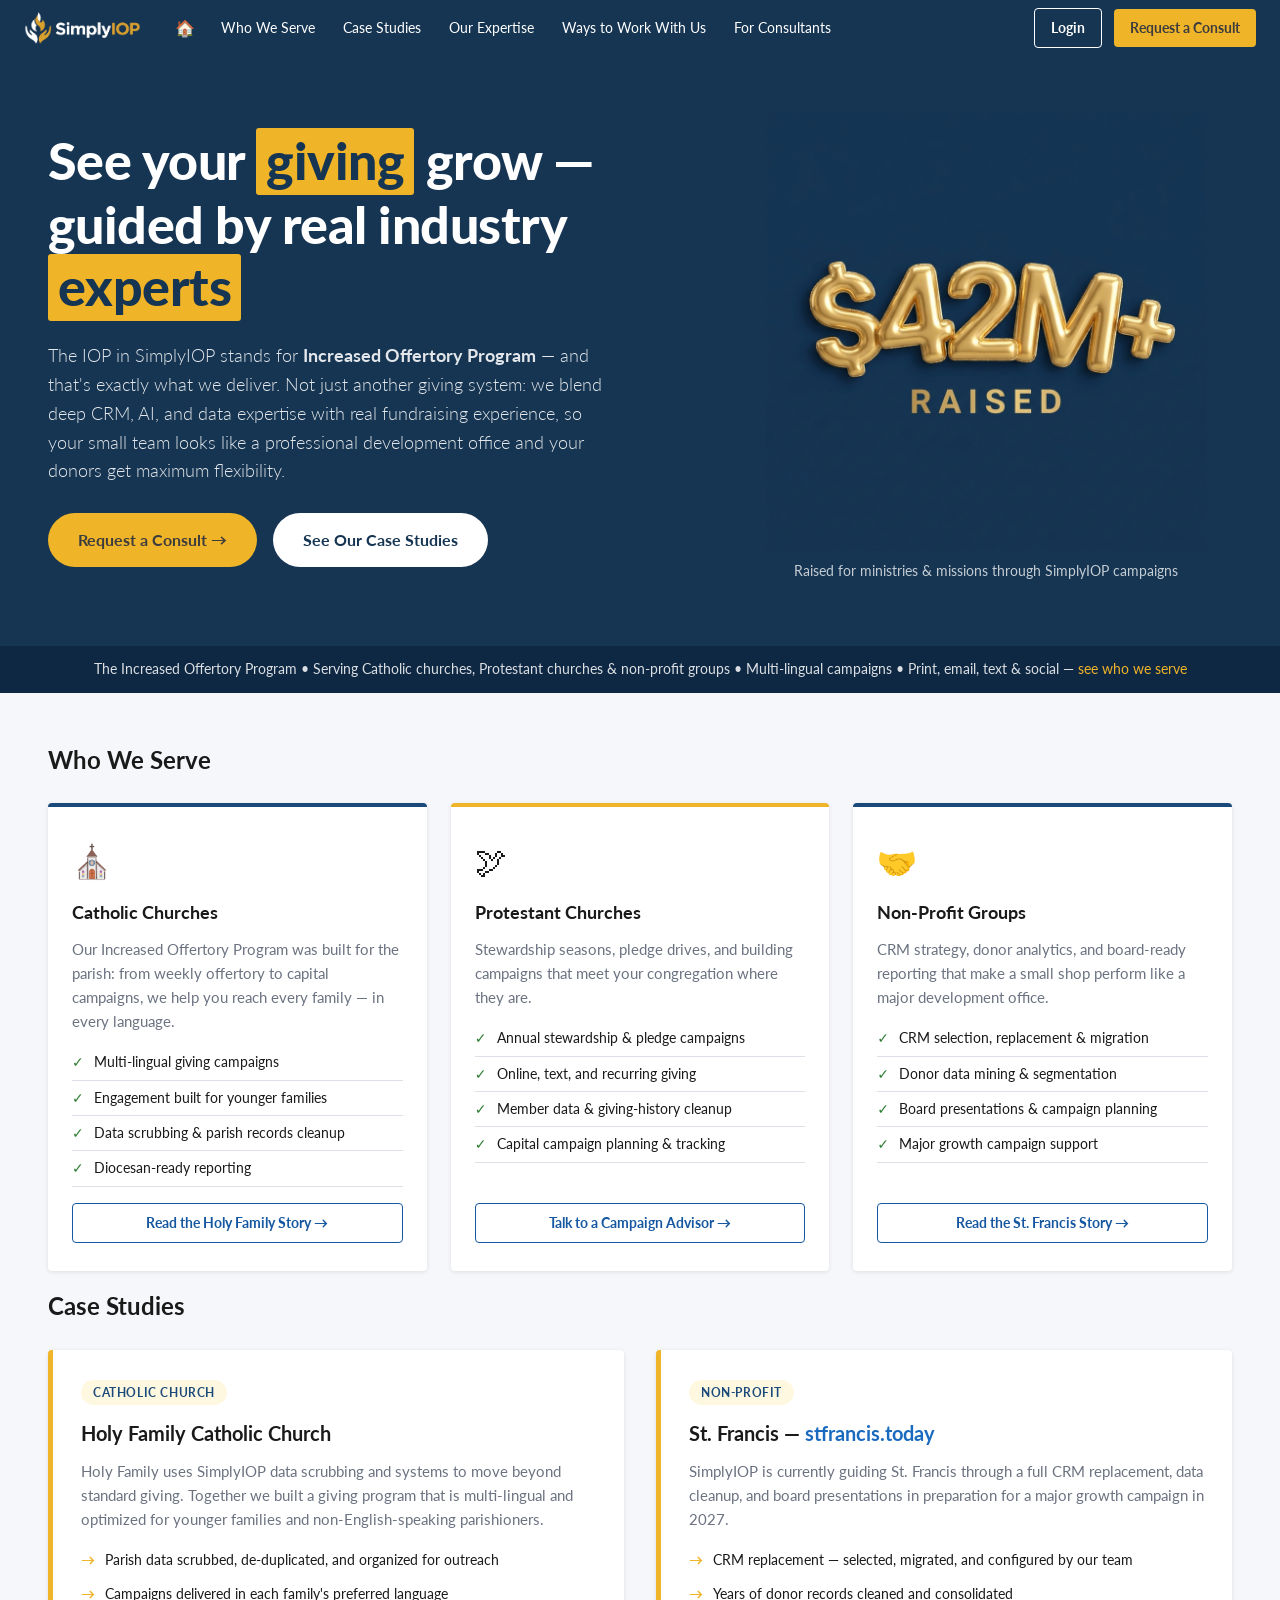
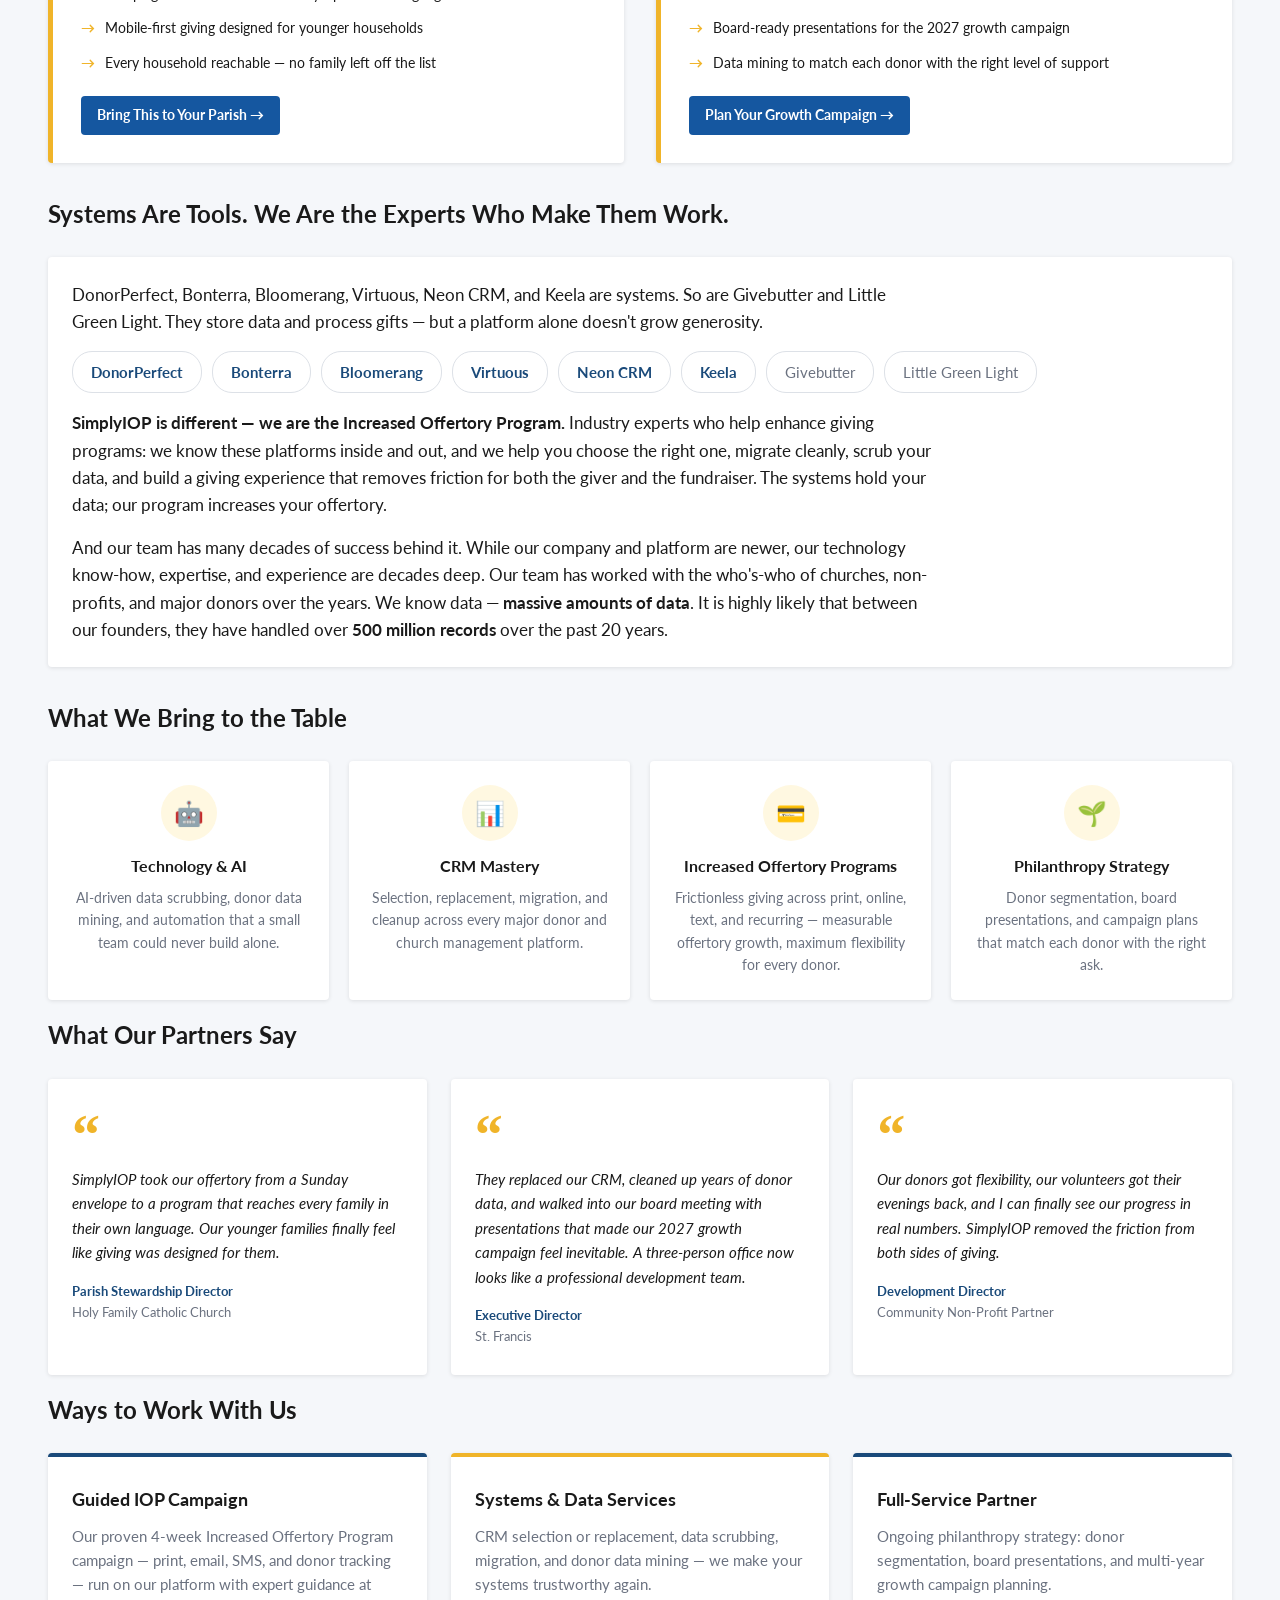
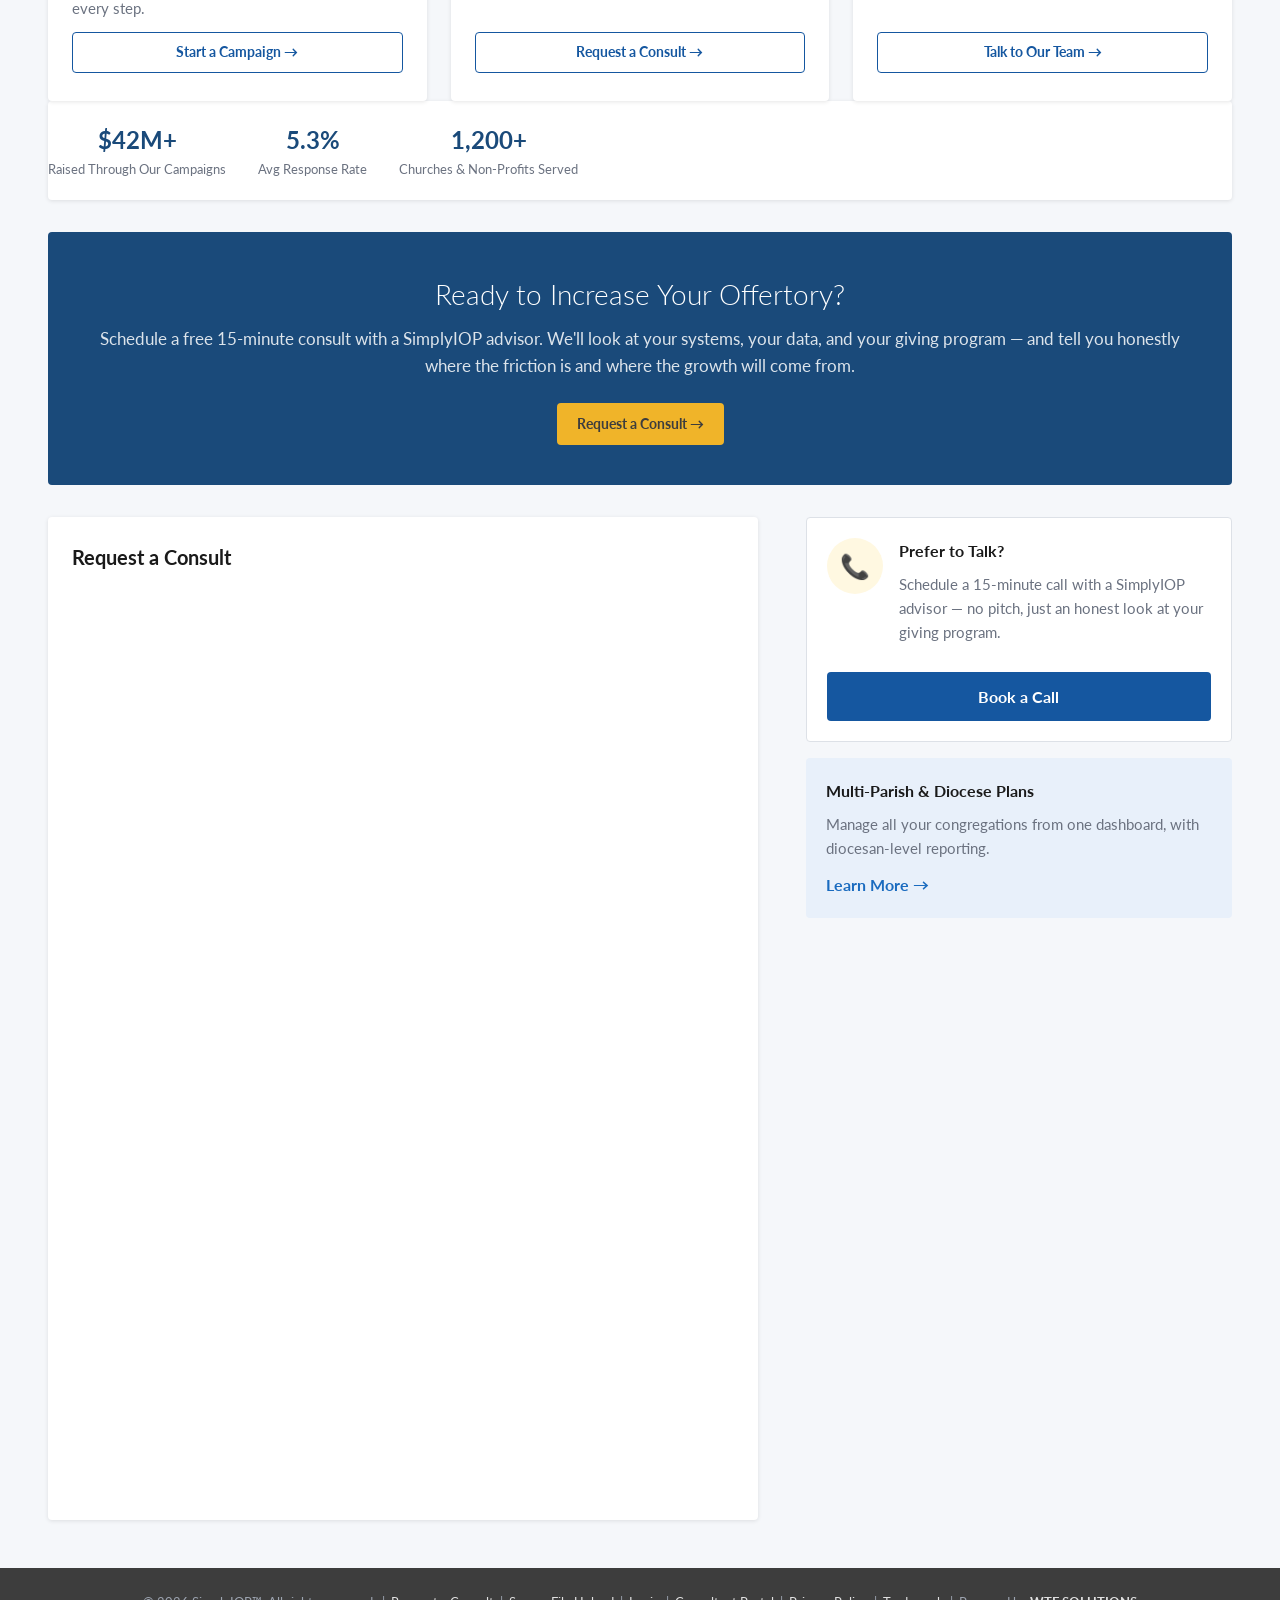
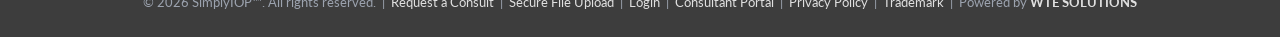
<file: index.html>
<!DOCTYPE html>
<html lang="en">
<head>
  <meta charset="UTF-8">
  <meta name="viewport" content="width=device-width, initial-scale=1.0">
  <title>SimplyIOP — The Increased Offertory Program | Giving, CRM &amp; Philanthropy Experts</title>
  <meta name="description" content="SimplyIOP is the Increased Offertory Program: industry experts helping Catholic churches, Protestant churches, and non-profits increase offertory and giving with CRM, AI, and data services.">
  <link href="https://fonts.googleapis.com/css2?family=Lato:wght@300;400;700;900&display=swap" rel="stylesheet">
  <link rel="stylesheet" href="css/styles.css">
</head>
<body>

<header class="site-header navy">
  <div class="site-header-inner">
    <a href="index.html" class="logo"><img src="images/logo-white.png" alt="SimplyIOP" class="logo-img"></a>
    <button class="hamburger" id="hamburger" aria-label="Menu">&#9776;</button>
    <nav class="main-nav">
      <a href="index.html" class="nav-icon">&#127968;</a>
      <a href="#who-we-serve">Who We Serve</a>
      <a href="#case-studies">Case Studies</a>
      <a href="#expertise">Our Expertise</a>
      <a href="#engage">Ways to Work With Us</a>
      <a href="reseller.html">For Consultants</a>
    </nav>
    <div class="header-actions">
      <a href="login.html" class="btn btn-outline-white btn-sm">Login</a>
      <a href="#consult" class="btn btn-gold btn-sm">Request a Consult</a>
    </div>
  </div>
</header>

<section class="hero-split">
  <div>
    <h1>See your <span class="hl-gold">giving</span> grow — guided by real industry <span class="hl-gold">experts</span></h1>
    <p class="subtitle">The IOP in SimplyIOP stands for <strong>Increased Offertory Program</strong> — and that's exactly what we deliver. Not just another giving system: we blend deep CRM, AI, and data expertise with real fundraising experience, so your small team looks like a professional development office and your donors get maximum flexibility.</p>
    <div class="hero-actions">
      <a href="#consult" class="btn btn-gold btn-pill">Request a Consult &rarr;</a>
      <a href="#case-studies" class="btn btn-pill btn-pill-white">See Our Case Studies</a>
    </div>
  </div>
  <div class="hero-visual">
    <img src="images/hero-42m.png" alt="$42M+ raised for ministries and missions">
    <p class="hero-visual-caption">Raised for ministries &amp; missions through SimplyIOP campaigns</p>
  </div>
</section>
<div class="hero-strip-note">The Increased Offertory Program &bull; Serving Catholic churches, Protestant churches &amp; non-profit groups &bull; Multi-lingual campaigns &bull; Print, email, text &amp; social — <a href="#who-we-serve">see who we serve</a></div>

<div class="page-content">

  <!-- Who We Serve -->
  <h2 class="section-title" id="who-we-serve">Who We Serve</h2>
  <div class="three-col">
    <div class="serve-card">
      <div class="serve-icon">&#9962;</div>
      <h3>Catholic Churches</h3>
      <p>Our Increased Offertory Program was built for the parish: from weekly offertory to capital campaigns, we help you reach every family — in every language.</p>
      <ul>
        <li>Multi-lingual giving campaigns</li>
        <li>Engagement built for younger families</li>
        <li>Data scrubbing &amp; parish records cleanup</li>
        <li>Diocesan-ready reporting</li>
      </ul>
      <a href="#case-holy-family" class="btn btn-outline btn-sm serve-cta">Read the Holy Family Story &rarr;</a>
    </div>

    <div class="serve-card gold-accent">
      <div class="serve-icon">&#128330;</div>
      <h3>Protestant Churches</h3>
      <p>Stewardship seasons, pledge drives, and building campaigns that meet your congregation where they are.</p>
      <ul>
        <li>Annual stewardship &amp; pledge campaigns</li>
        <li>Online, text, and recurring giving</li>
        <li>Member data &amp; giving-history cleanup</li>
        <li>Capital campaign planning &amp; tracking</li>
      </ul>
      <a href="#consult" class="btn btn-outline btn-sm serve-cta">Talk to a Campaign Advisor &rarr;</a>
    </div>

    <div class="serve-card">
      <div class="serve-icon">&#129309;</div>
      <h3>Non-Profit Groups</h3>
      <p>CRM strategy, donor analytics, and board-ready reporting that make a small shop perform like a major development office.</p>
      <ul>
        <li>CRM selection, replacement &amp; migration</li>
        <li>Donor data mining &amp; segmentation</li>
        <li>Board presentations &amp; campaign planning</li>
        <li>Major growth campaign support</li>
      </ul>
      <a href="#case-st-francis" class="btn btn-outline btn-sm serve-cta">Read the St. Francis Story &rarr;</a>
    </div>
  </div>

  <!-- Case Studies -->
  <h2 class="section-title" id="case-studies">Case Studies</h2>
  <div class="two-col-equal">
    <div class="case-study-card" id="case-holy-family">
      <span class="case-tag">Catholic Church</span>
      <h3>Holy Family Catholic Church</h3>
      <p>Holy Family uses SimplyIOP data scrubbing and systems to move beyond standard giving. Together we built a giving program that is multi-lingual and optimized for younger families and non-English-speaking parishioners.</p>
      <ul class="case-results">
        <li>Parish data scrubbed, de-duplicated, and organized for outreach</li>
        <li>Campaigns delivered in each family's preferred language</li>
        <li>Mobile-first giving designed for younger households</li>
        <li>Every household reachable — no family left off the list</li>
      </ul>
      <a href="#consult" class="btn btn-primary btn-sm">Bring This to Your Parish &rarr;</a>
    </div>

    <div class="case-study-card" id="case-st-francis">
      <span class="case-tag">Non-Profit</span>
      <h3>St. Francis &mdash; <a href="https://www.stfrancis.today/" target="_blank" rel="noopener">stfrancis.today</a></h3>
      <p>SimplyIOP is currently guiding St. Francis through a full CRM replacement, data cleanup, and board presentations in preparation for a major growth campaign in 2027.</p>
      <ul class="case-results">
        <li>CRM replacement — selected, migrated, and configured by our team</li>
        <li>Years of donor records cleaned and consolidated</li>
        <li>Board-ready presentations for the 2027 growth campaign</li>
        <li>Data mining to match each donor with the right level of support</li>
      </ul>
      <a href="#consult" class="btn btn-primary btn-sm">Plan Your Growth Campaign &rarr;</a>
    </div>
  </div>

  <!-- Systems vs. Experts -->
  <h2 class="section-title">Systems Are Tools. We Are the Experts Who Make Them Work.</h2>
  <div class="card">
    <p style="font-size:1.0625rem; max-width:860px;">DonorPerfect, Bonterra, Bloomerang, Virtuous, Neon CRM, and Keela are systems. So are Givebutter and Little Green Light. They store data and process gifts — but a platform alone doesn't grow generosity.</p>
    <div class="platform-chips">
      <span class="platform-chip">DonorPerfect</span>
      <span class="platform-chip">Bonterra</span>
      <span class="platform-chip">Bloomerang</span>
      <span class="platform-chip">Virtuous</span>
      <span class="platform-chip">Neon CRM</span>
      <span class="platform-chip">Keela</span>
      <span class="platform-chip secondary">Givebutter</span>
      <span class="platform-chip secondary">Little Green Light</span>
    </div>
    <p style="font-size:1.0625rem; max-width:860px; margin-top:8px;"><strong>SimplyIOP is different — we are the Increased Offertory Program.</strong> Industry experts who help enhance giving programs: we know these platforms inside and out, and we help you choose the right one, migrate cleanly, scrub your data, and build a giving experience that removes friction for both the giver and the fundraiser. The systems hold your data; our program increases your offertory.</p>
    <p style="font-size:1.0625rem; max-width:860px; margin-top:16px;">And our team has many decades of success behind it. While our company and platform are newer, our technology know-how, expertise, and experience are decades deep. Our team has worked with the who's-who of churches, non-profits, and major donors over the years. We know data — <strong>massive amounts of data</strong>. It is highly likely that between our founders, they have handled over <strong>500 million records</strong> over the past 20 years.</p>
  </div>

  <!-- Expertise -->
  <h2 class="section-title" id="expertise">What We Bring to the Table</h2>
  <div class="expertise-grid">
    <div class="expertise-item">
      <div class="exp-icon">&#129302;</div>
      <h3>Technology &amp; AI</h3>
      <p>AI-driven data scrubbing, donor data mining, and automation that a small team could never build alone.</p>
    </div>
    <div class="expertise-item">
      <div class="exp-icon">&#128202;</div>
      <h3>CRM Mastery</h3>
      <p>Selection, replacement, migration, and cleanup across every major donor and church management platform.</p>
    </div>
    <div class="expertise-item">
      <div class="exp-icon">&#128179;</div>
      <h3>Increased Offertory Programs</h3>
      <p>Frictionless giving across print, online, text, and recurring — measurable offertory growth, maximum flexibility for every donor.</p>
    </div>
    <div class="expertise-item">
      <div class="exp-icon">&#127793;</div>
      <h3>Philanthropy Strategy</h3>
      <p>Donor segmentation, board presentations, and campaign plans that match each donor with the right ask.</p>
    </div>
  </div>

  <!-- Quotes -->
  <h2 class="section-title">What Our Partners Say</h2>
  <div class="three-col">
    <div class="quote-card">
      <blockquote>SimplyIOP took our offertory from a Sunday envelope to a program that reaches every family in their own language. Our younger families finally feel like giving was designed for them.</blockquote>
      <cite>Parish Stewardship Director <span>Holy Family Catholic Church</span></cite>
    </div>
    <div class="quote-card">
      <blockquote>They replaced our CRM, cleaned up years of donor data, and walked into our board meeting with presentations that made our 2027 growth campaign feel inevitable. A three-person office now looks like a professional development team.</blockquote>
      <cite>Executive Director <span>St. Francis</span></cite>
    </div>
    <div class="quote-card">
      <blockquote>Our donors got flexibility, our volunteers got their evenings back, and I can finally see our progress in real numbers. SimplyIOP removed the friction from both sides of giving.</blockquote>
      <cite>Development Director <span>Community Non-Profit Partner</span></cite>
    </div>
  </div>

  <!-- Ways to Work With Us -->
  <h2 class="section-title" id="engage">Ways to Work With Us</h2>
  <div class="three-col">
    <div class="serve-card">
      <h3>Guided IOP Campaign</h3>
      <p>Our proven 4-week Increased Offertory Program campaign — print, email, SMS, and donor tracking — run on our platform with expert guidance at every step.</p>
      <a href="wizard.html" class="btn btn-outline btn-sm serve-cta">Start a Campaign &rarr;</a>
    </div>
    <div class="serve-card gold-accent">
      <h3>Systems &amp; Data Services</h3>
      <p>CRM selection or replacement, data scrubbing, migration, and donor data mining — we make your systems trustworthy again.</p>
      <a href="#consult" class="btn btn-outline btn-sm serve-cta">Request a Consult &rarr;</a>
    </div>
    <div class="serve-card">
      <h3>Full-Service Partner</h3>
      <p>Ongoing philanthropy strategy: donor segmentation, board presentations, and multi-year growth campaign planning.</p>
      <a href="#consult" class="btn btn-outline btn-sm serve-cta">Talk to Our Team &rarr;</a>
    </div>
  </div>

  <div class="stats-bar card">
    <div class="stat-item">
      <div class="stat-value">$42M+</div>
      <div class="stat-label">Raised Through Our Campaigns</div>
    </div>
    <div class="stat-item">
      <div class="stat-value">5.3%</div>
      <div class="stat-label">Avg Response Rate</div>
    </div>
    <div class="stat-item">
      <div class="stat-value">1,200+</div>
      <div class="stat-label">Churches &amp; Non-Profits Served</div>
    </div>
  </div>

  <!-- Consult CTA -->
  <div class="cta-band" id="consult">
    <h2>Ready to Increase Your Offertory?</h2>
    <p>Schedule a free 15-minute consult with a SimplyIOP advisor. We'll look at your systems, your data, and your giving program — and tell you honestly where the friction is and where the growth will come from.</p>
    <a href="#consult-form" class="btn btn-gold">Request a Consult &rarr;</a>
  </div>

  <div class="two-col" id="consult-form">
    <div class="card">
      <h2 class="section-title" style="padding-top:0; margin-bottom:16px; font-size:1.25rem;">Request a Consult</h2>
      <iframe src="https://form.jotform.com/262145473447056" style="width:100%;height:900px;border:none;" title="Request a Consult — SimplyIOP"></iframe>
    </div>

    <div>
      <div class="reminder-card">
        <div class="reminder-header">
          <div class="reminder-icon">&#128222;</div>
          <div>
            <h3>Prefer to Talk?</h3>
            <p>Schedule a 15-minute call with a SimplyIOP advisor — no pitch, just an honest look at your giving program.</p>
          </div>
        </div>
        <a href="#consult-form" class="btn btn-primary full-width">Book a Call</a>
      </div>

      <div class="promo-card">
        <h3>Multi-Parish &amp; Diocese Plans</h3>
        <p>Manage all your congregations from one dashboard, with diocesan-level reporting.</p>
        <a href="sadmin/admin.html">Learn More &rarr;</a>
      </div>
    </div>
  </div>
</div>

<footer style="background:var(--color-charcoal); color:#9ca3af; padding:24px 48px; text-align:center; font-size:0.8125rem;">
  <p>&copy; 2026 SimplyIOP&trade;. All rights reserved. &nbsp;|&nbsp; <a href="#consult" style="color:#e0e0e0;">Request a Consult</a> &nbsp;|&nbsp; <a href="secure-upload.html" style="color:#e0e0e0;">Secure File Upload</a> &nbsp;|&nbsp; <a href="login.html" style="color:#e0e0e0;">Login</a> &nbsp;|&nbsp; <a href="reseller.html" style="color:#e0e0e0;">Consultant Portal</a> &nbsp;|&nbsp; <a href="privacy.html" style="color:#e0e0e0;">Privacy Policy</a> &nbsp;|&nbsp; <a href="trademark.html" style="color:#e0e0e0;">Trademark</a> &nbsp;|&nbsp; Powered by <a href="https://www.wte.net" target="_blank" rel="noopener" style="color:#e0e0e0; font-weight:700;">WTE SOLUTIONS</a></p>
</footer>

<script src="js/main.js"></script>
</body>
</html>
</file>
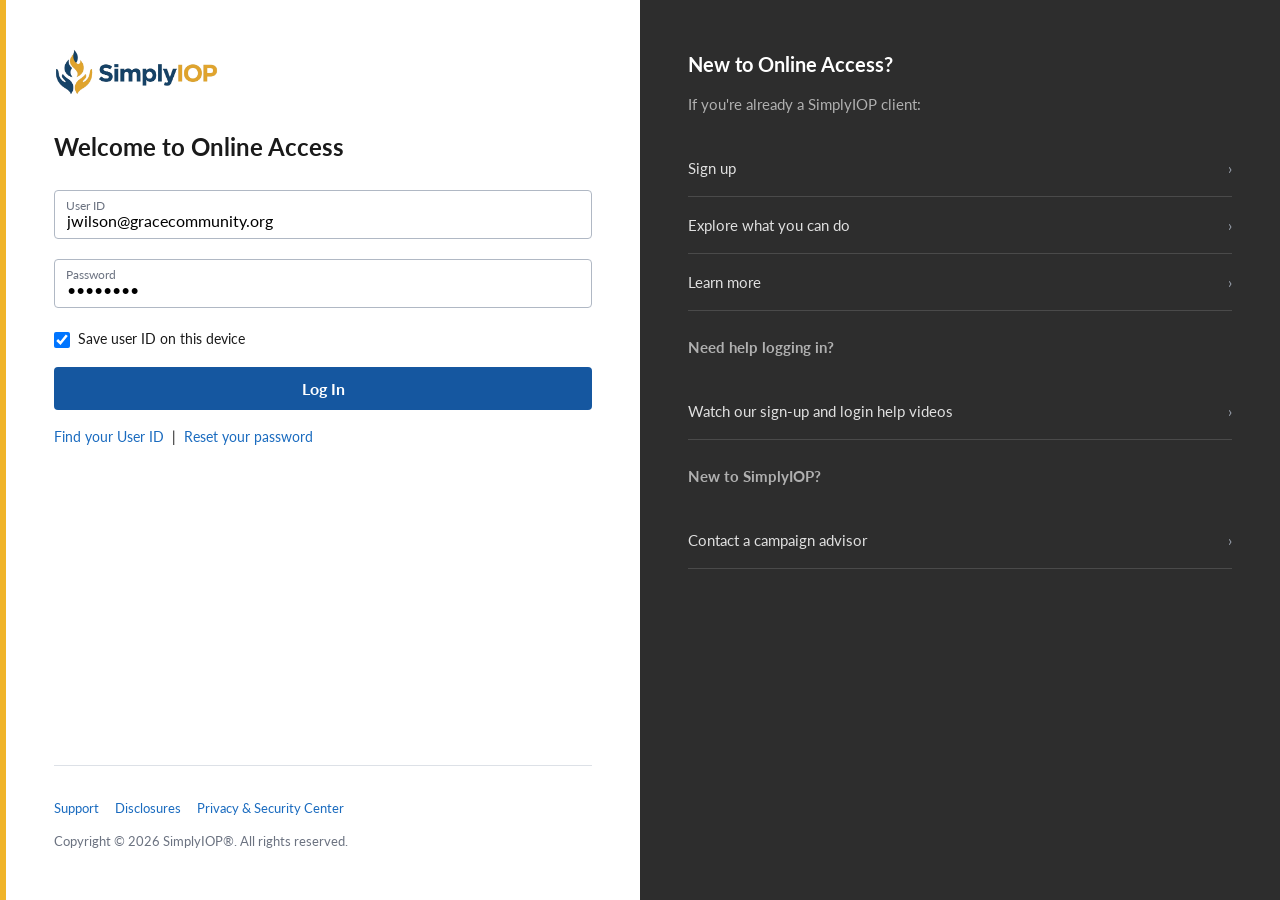
<file: login.html>
<!DOCTYPE html>
<html lang="en">
<head>
  <meta charset="UTF-8">
  <meta name="viewport" content="width=device-width, initial-scale=1.0">
  <title>Log In — SimplyIOP</title>
  <link href="https://fonts.googleapis.com/css2?family=Lato:wght@300;400;700;900&display=swap" rel="stylesheet">
  <link rel="stylesheet" href="css/styles.css">
</head>
<body>

<div class="login-wrapper">
  <div class="login-left">
    <a href="index.html" class="logo logo-dark"><img src="images/logo.png" alt="SimplyIOP" class="logo-img logo-img-lg"></a>
    <h2>Welcome to Online Access</h2>

    <form action="sadmin/dashboard.html" method="get">
      <div class="form-group">
        <label class="form-label" for="userid">User ID</label>
        <input class="form-input" type="text" id="userid" value="jwilson@gracecommunity.org">
      </div>
      <div class="form-group">
        <label class="form-label" for="password">Password</label>
        <input class="form-input" type="password" id="password" value="••••••••">
      </div>
      <label class="form-checkbox">
        <input type="checkbox" checked> Save user ID on this device
      </label>
      <button type="submit" class="btn btn-primary full-width">Log In</button>
    </form>

    <p style="margin-top:16px; font-size:0.875rem;">
      <a href="#">Find your User ID</a> &nbsp;|&nbsp; <a href="#">Reset your password</a>
    </p>

    <div class="login-footer">
      <div class="login-footer-links">
        <a href="#">Support</a>
        <a href="#">Disclosures</a>
        <a href="#">Privacy &amp; Security Center</a>
      </div>
      <p>Copyright &copy; 2026 SimplyIOP&reg;. All rights reserved.</p>
    </div>
  </div>

  <div class="login-right">
    <h3>New to Online Access?</h3>
    <p>If you're already a SimplyIOP client:</p>

    <a href="wizard.html" class="dark-panel-item">Sign up <span class="chevron">&rsaquo;</span></a>
    <a href="index.html#how-it-works" class="dark-panel-item">Explore what you can do <span class="chevron">&rsaquo;</span></a>
    <a href="index.html" class="dark-panel-item">Learn more <span class="chevron">&rsaquo;</span></a>

    <p class="dark-panel-heading">Need help logging in?</p>
    <a href="#" class="dark-panel-item">Watch our sign-up and login help videos <span class="chevron">&rsaquo;</span></a>

    <p class="dark-panel-heading">New to SimplyIOP?</p>
    <a href="reseller.html" class="dark-panel-item">Contact a campaign advisor <span class="chevron">&rsaquo;</span></a>
  </div>
</div>

<script src="js/main.js"></script>
</body>
</html>
</file>
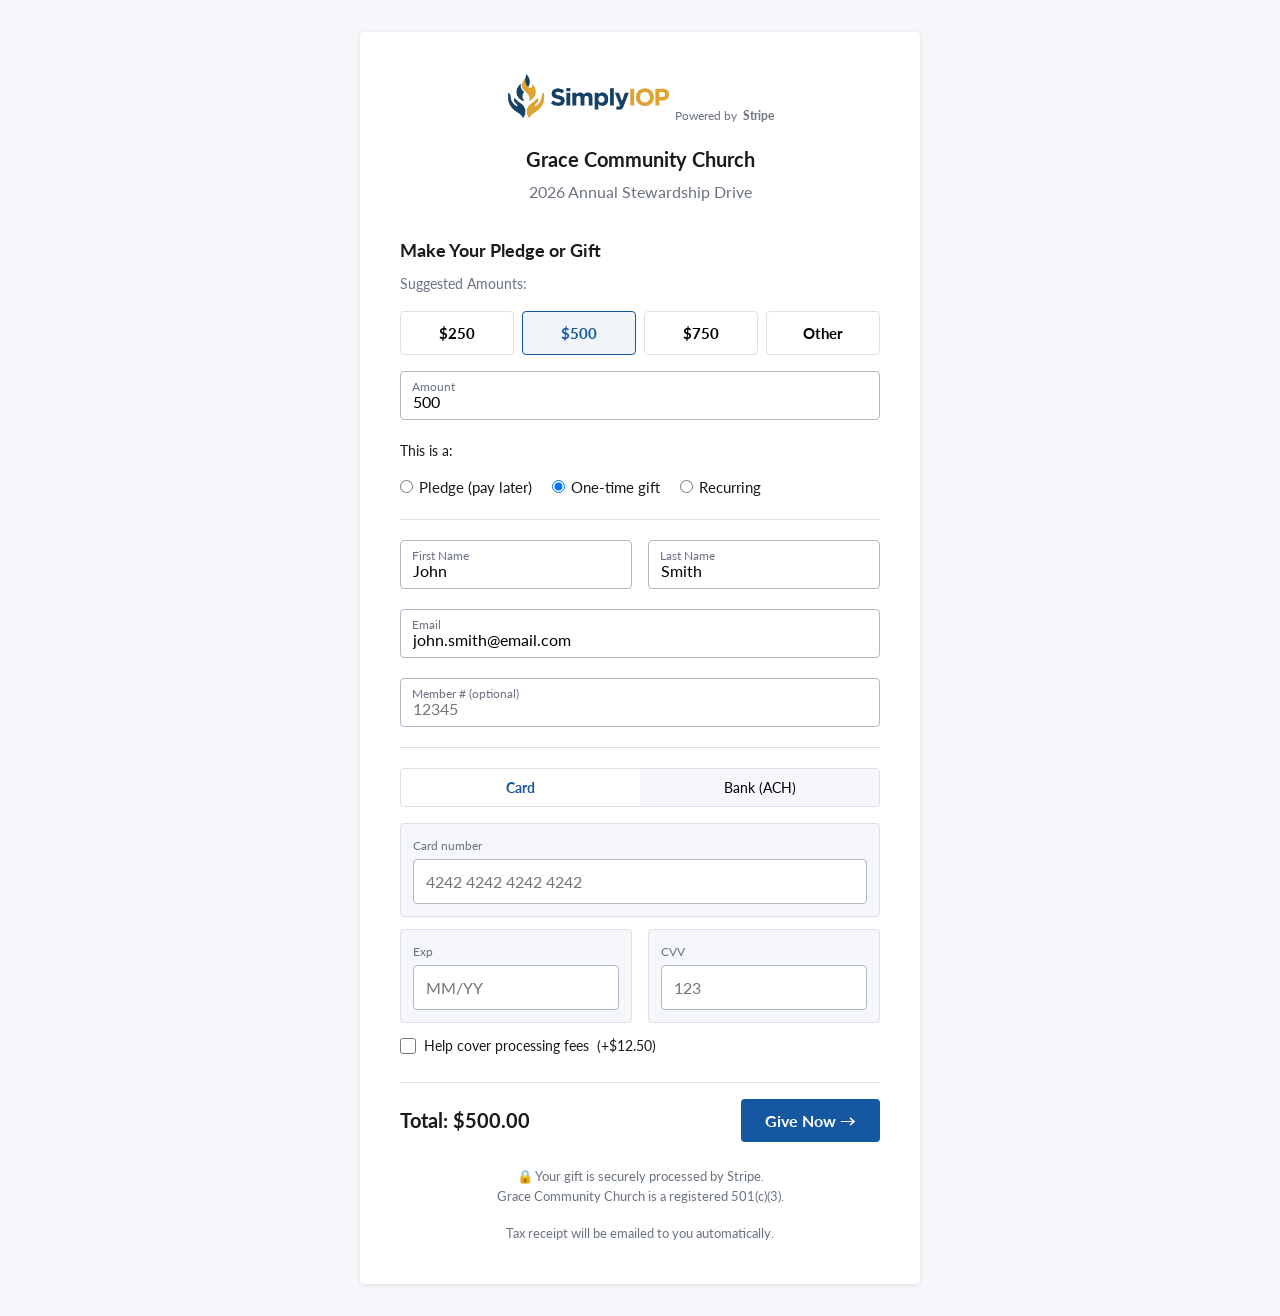
<file: pledge.html>
<!DOCTYPE html>
<html lang="en">
<head>
  <meta charset="UTF-8">
  <meta name="viewport" content="width=device-width, initial-scale=1.0">
  <title>Make Your Pledge — Grace Community Church</title>
  <link href="https://fonts.googleapis.com/css2?family=Lato:wght@300;400;700;900&display=swap" rel="stylesheet">
  <link rel="stylesheet" href="css/styles.css">
</head>
<body>

<div class="pledge-wrapper">
  <div class="pledge-card">
    <div id="pledge-form" class="pledge-form">
      <div class="pledge-header">
        <a href="index.html" class="logo logo-dark" style="justify-content:center;"><img src="images/logo.png" alt="SimplyIOP" class="logo-img logo-img-lg"></a>
        <div class="stripe-badge">Powered by <strong>Stripe</strong></div>
        <h1>Grace Community Church</h1>
        <h2>2026 Annual Stewardship Drive</h2>
      </div>

      <h3 style="font-size:1.125rem; margin-bottom:8px;">Make Your Pledge or Gift</h3>

      <p style="font-size:0.875rem; color:var(--color-text-muted); margin-bottom:4px;">Suggested Amounts:</p>
      <div class="amount-buttons">
        <button class="amount-btn" data-amount="250">$250</button>
        <button class="amount-btn selected" data-amount="500">$500</button>
        <button class="amount-btn" data-amount="750">$750</button>
        <button class="amount-btn" data-amount="custom" style="grid-column:span 1;">Other</button>
      </div>
      <div class="form-group" style="margin-top:8px;">
        <label class="form-label" for="custom-amount">Amount</label>
        <input class="form-input" type="number" id="custom-amount" value="500">
      </div>

      <p style="font-size:0.875rem; margin:12px 0 8px;">This is a:</p>
      <div class="radio-group">
        <label><input type="radio" name="gift-type"> Pledge (pay later)</label>
        <label><input type="radio" name="gift-type" checked> One-time gift</label>
        <label><input type="radio" name="gift-type"> Recurring</label>
      </div>

      <hr style="border:none; border-top:1px solid var(--color-border); margin:20px 0;">

      <div class="form-row">
        <div class="form-group"><label class="form-label" for="pledge-first">First Name</label><input class="form-input" id="pledge-first" value="John"></div>
        <div class="form-group"><label class="form-label" for="pledge-last">Last Name</label><input class="form-input" id="pledge-last" value="Smith"></div>
      </div>
      <div class="form-group"><label class="form-label" for="pledge-email">Email</label><input class="form-input" id="pledge-email" type="email" value="john.smith@email.com"></div>
      <div class="form-group"><label class="form-label" for="pledge-member">Member # (optional)</label><input class="form-input" id="pledge-member" placeholder="12345"></div>

      <hr style="border:none; border-top:1px solid var(--color-border); margin:20px 0;">

      <div class="payment-tabs">
        <button class="payment-tab active">Card</button>
        <button class="payment-tab">Bank (ACH)</button>
      </div>
      <div class="stripe-element"><label>Card number</label><input class="form-input" style="padding:12px;" placeholder="4242 4242 4242 4242"></div>
      <div class="form-row">
        <div class="stripe-element"><label>Exp</label><input class="form-input" style="padding:12px;" placeholder="MM/YY"></div>
        <div class="stripe-element"><label>CVV</label><input class="form-input" style="padding:12px;" placeholder="123"></div>
      </div>

      <label class="form-checkbox">
        <input type="checkbox" id="fee-coverage"> Help cover processing fees <span id="fee-label">(+$12.50)</span>
      </label>

      <div class="pledge-total-row">
        <span class="total">Total: <span id="pledge-total">$500.00</span></span>
        <button class="btn btn-primary" id="give-now-btn">Give Now &rarr;</button>
      </div>

      <div class="pledge-secure">
        &#128274; Your gift is securely processed by Stripe.<br>
        Grace Community Church is a registered 501(c)(3).
      </div>
      <p style="text-align:center; font-size:0.8125rem; color:var(--color-text-muted); margin-top:16px;">Tax receipt will be emailed to you automatically.</p>
    </div>

    <div id="pledge-thankyou" class="pledge-thankyou">
      <div class="pledge-header">
        <div style="font-size:3rem; margin-bottom:16px;">&#10003;</div>
        <h1 style="font-size:1.75rem;">Thank You, <span id="thankyou-name">John</span>!</h1>
        <p style="color:var(--color-text-muted); margin-top:12px;">Your pledge of <strong id="thankyou-amount">$500.00</strong> has been recorded. A tax receipt has been sent to your email.</p>
      </div>
      <button class="btn btn-outline full-width" style="width:100%;">Download Receipt PDF</button>
      <p style="text-align:center; margin-top:16px;"><a href="index.html">Return to SimplyIOP</a></p>
    </div>
  </div>
</div>

<script src="js/main.js"></script>
</body>
</html>
</file>
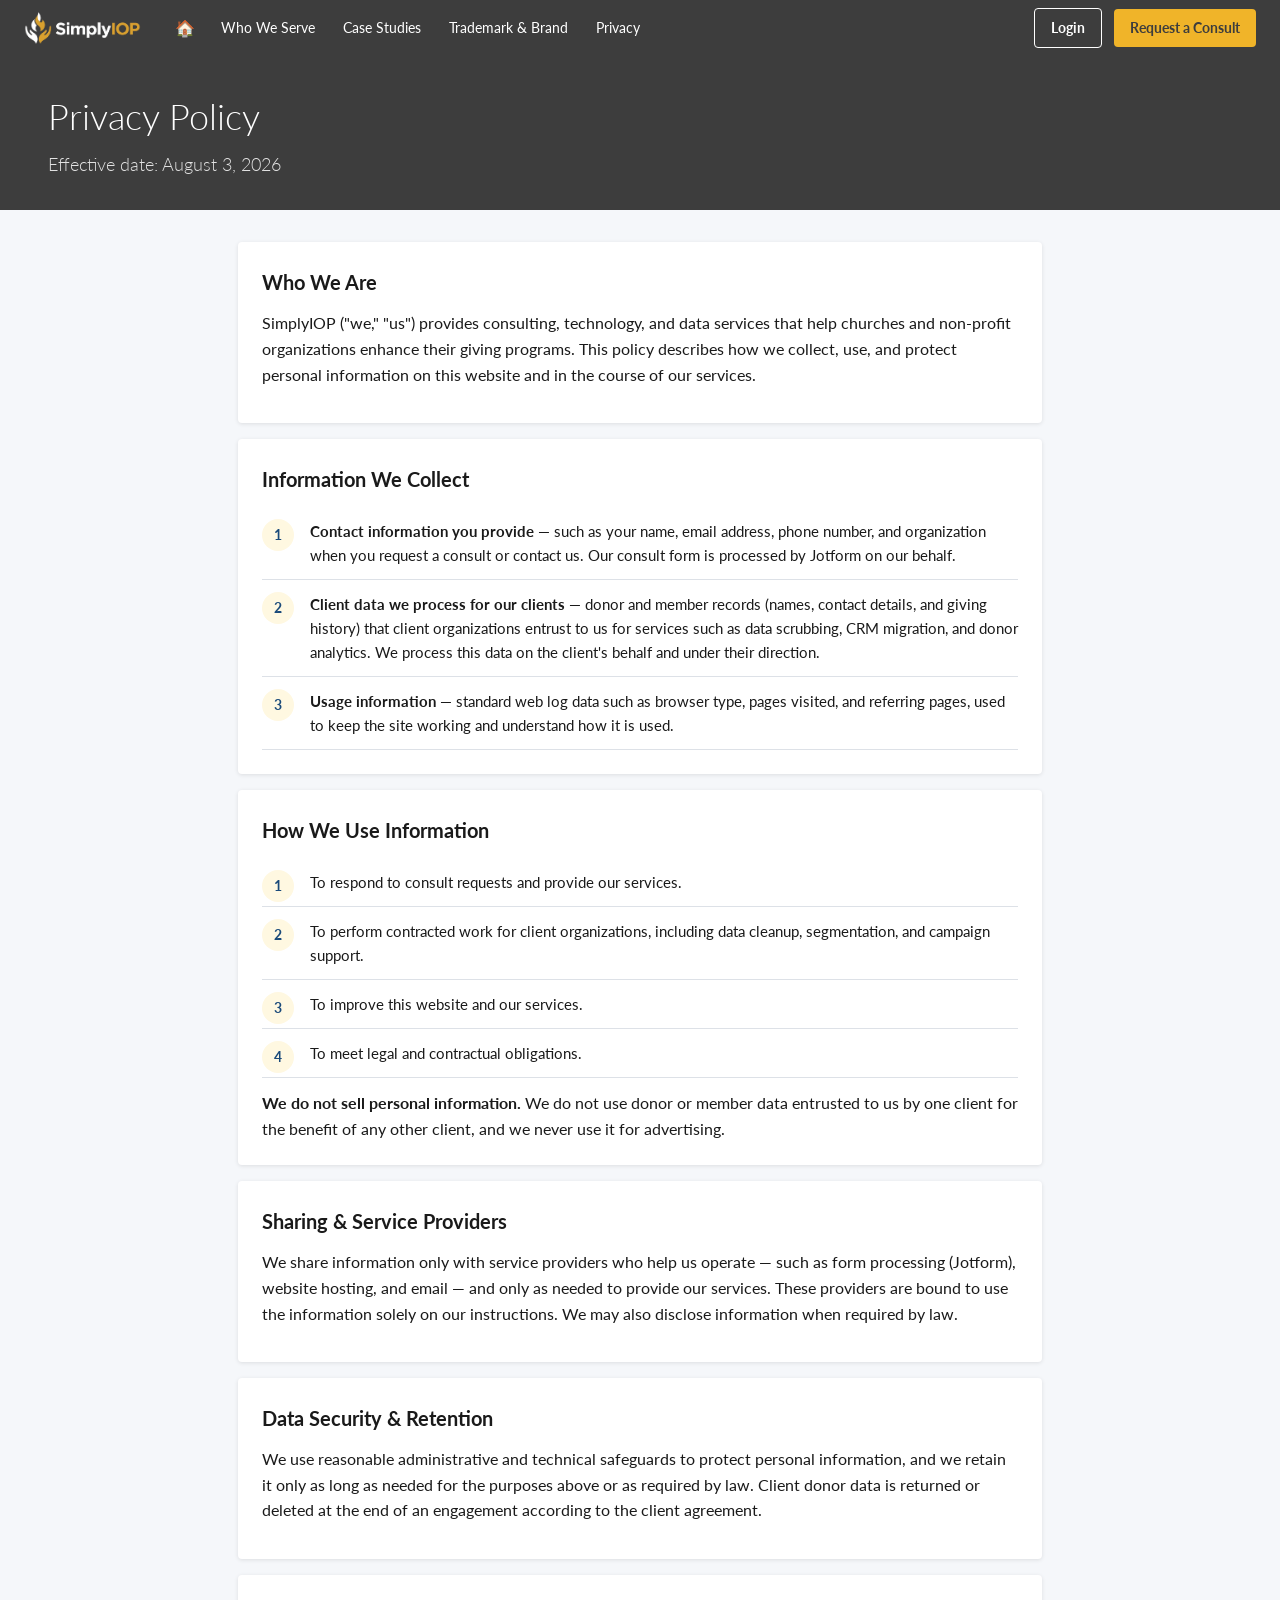
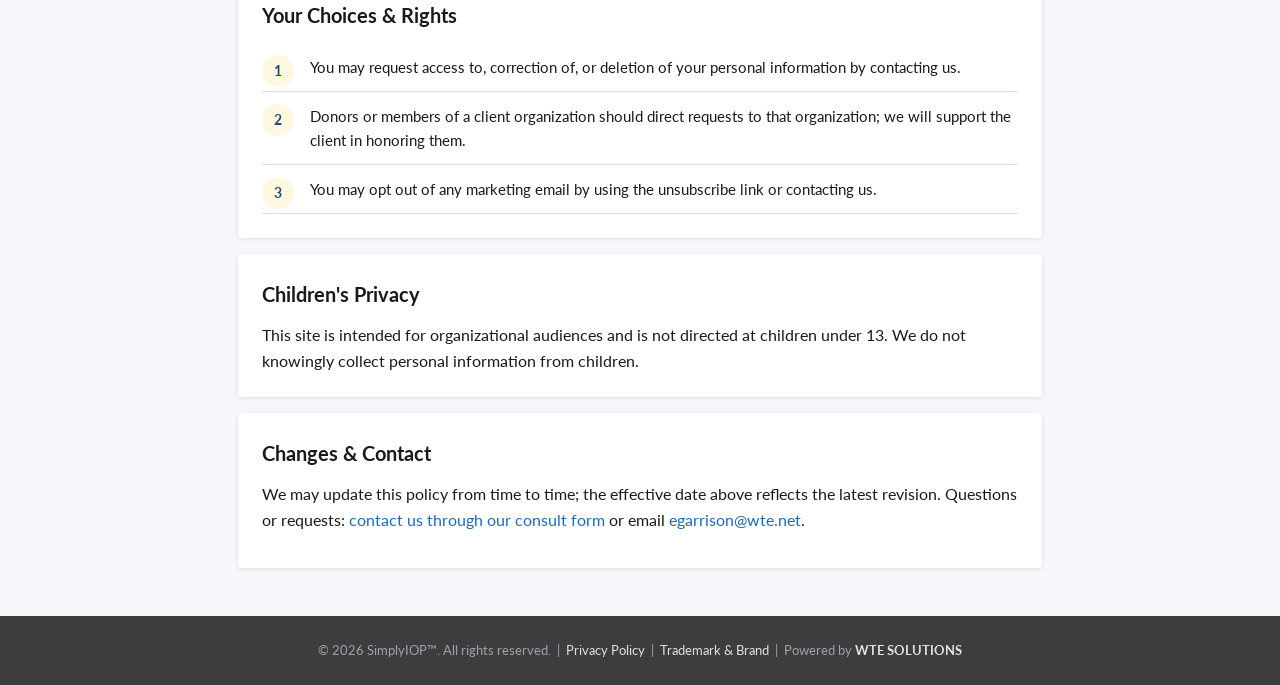
<file: privacy.html>
<!DOCTYPE html>
<html lang="en">
<head>
  <meta charset="UTF-8">
  <meta name="viewport" content="width=device-width, initial-scale=1.0">
  <title>Privacy Policy — SimplyIOP</title>
  <link href="https://fonts.googleapis.com/css2?family=Lato:wght@300;400;700;900&display=swap" rel="stylesheet">
  <link rel="stylesheet" href="css/styles.css">
</head>
<body>

<header class="site-header">
  <div class="site-header-inner">
    <a href="index.html" class="logo"><img src="images/logo-white.png" alt="SimplyIOP" class="logo-img"></a>
    <button class="hamburger" id="hamburger" aria-label="Menu">&#9776;</button>
    <nav class="main-nav">
      <a href="index.html" class="nav-icon">&#127968;</a>
      <a href="index.html#who-we-serve">Who We Serve</a>
      <a href="index.html#case-studies">Case Studies</a>
      <a href="trademark.html">Trademark &amp; Brand</a>
      <a href="privacy.html">Privacy</a>
    </nav>
    <div class="header-actions">
      <a href="login.html" class="btn btn-outline-white btn-sm">Login</a>
      <a href="index.html#consult" class="btn btn-gold btn-sm">Request a Consult</a>
    </div>
  </div>
</header>

<section class="welcome-strip">
  <h1>Privacy Policy</h1>
  <p class="subtitle">Effective date: August 3, 2026</p>
</section>

<div class="page-content" style="max-width:900px;">
  <div class="card">
    <h2 class="section-title" style="padding-top:0; font-size:1.25rem; margin-bottom:12px;">Who We Are</h2>
    <p style="margin-bottom:12px;">SimplyIOP ("we," "us") provides consulting, technology, and data services that help churches and non-profit organizations enhance their giving programs. This policy describes how we collect, use, and protect personal information on this website and in the course of our services.</p>
  </div>

  <div class="card">
    <h2 class="section-title" style="padding-top:0; font-size:1.25rem; margin-bottom:12px;">Information We Collect</h2>
    <ul class="steps-list">
      <li><strong>Contact information you provide</strong> — such as your name, email address, phone number, and organization when you request a consult or contact us. Our consult form is processed by Jotform on our behalf.</li>
      <li><strong>Client data we process for our clients</strong> — donor and member records (names, contact details, and giving history) that client organizations entrust to us for services such as data scrubbing, CRM migration, and donor analytics. We process this data on the client's behalf and under their direction.</li>
      <li><strong>Usage information</strong> — standard web log data such as browser type, pages visited, and referring pages, used to keep the site working and understand how it is used.</li>
    </ul>
  </div>

  <div class="card">
    <h2 class="section-title" style="padding-top:0; font-size:1.25rem; margin-bottom:12px;">How We Use Information</h2>
    <ul class="steps-list">
      <li>To respond to consult requests and provide our services.</li>
      <li>To perform contracted work for client organizations, including data cleanup, segmentation, and campaign support.</li>
      <li>To improve this website and our services.</li>
      <li>To meet legal and contractual obligations.</li>
    </ul>
    <p style="margin-top:12px;"><strong>We do not sell personal information.</strong> We do not use donor or member data entrusted to us by one client for the benefit of any other client, and we never use it for advertising.</p>
  </div>

  <div class="card">
    <h2 class="section-title" style="padding-top:0; font-size:1.25rem; margin-bottom:12px;">Sharing &amp; Service Providers</h2>
    <p style="margin-bottom:12px;">We share information only with service providers who help us operate — such as form processing (Jotform), website hosting, and email — and only as needed to provide our services. These providers are bound to use the information solely on our instructions. We may also disclose information when required by law.</p>
  </div>

  <div class="card">
    <h2 class="section-title" style="padding-top:0; font-size:1.25rem; margin-bottom:12px;">Data Security &amp; Retention</h2>
    <p style="margin-bottom:12px;">We use reasonable administrative and technical safeguards to protect personal information, and we retain it only as long as needed for the purposes above or as required by law. Client donor data is returned or deleted at the end of an engagement according to the client agreement.</p>
  </div>

  <div class="card">
    <h2 class="section-title" style="padding-top:0; font-size:1.25rem; margin-bottom:12px;">Your Choices &amp; Rights</h2>
    <ul class="steps-list">
      <li>You may request access to, correction of, or deletion of your personal information by contacting us.</li>
      <li>Donors or members of a client organization should direct requests to that organization; we will support the client in honoring them.</li>
      <li>You may opt out of any marketing email by using the unsubscribe link or contacting us.</li>
    </ul>
  </div>

  <div class="card">
    <h2 class="section-title" style="padding-top:0; font-size:1.25rem; margin-bottom:12px;">Children's Privacy</h2>
    <p>This site is intended for organizational audiences and is not directed at children under 13. We do not knowingly collect personal information from children.</p>
  </div>

  <div class="card">
    <h2 class="section-title" style="padding-top:0; font-size:1.25rem; margin-bottom:12px;">Changes &amp; Contact</h2>
    <p style="margin-bottom:12px;">We may update this policy from time to time; the effective date above reflects the latest revision. Questions or requests: <a href="index.html#consult">contact us through our consult form</a> or email <a href="mailto:egarrison@wte.net">egarrison@wte.net</a>.</p>
  </div>
</div>

<footer style="background:var(--color-charcoal); color:#9ca3af; padding:24px 48px; text-align:center; font-size:0.8125rem;">
  <p>&copy; 2026 SimplyIOP&trade;. All rights reserved. &nbsp;|&nbsp; <a href="privacy.html" style="color:#e0e0e0;">Privacy Policy</a> &nbsp;|&nbsp; <a href="trademark.html" style="color:#e0e0e0;">Trademark &amp; Brand</a> &nbsp;|&nbsp; Powered by <a href="https://www.wte.net" target="_blank" rel="noopener" style="color:#e0e0e0; font-weight:700;">WTE SOLUTIONS</a></p>
</footer>

<script src="js/main.js"></script>
</body>
</html>
</file>
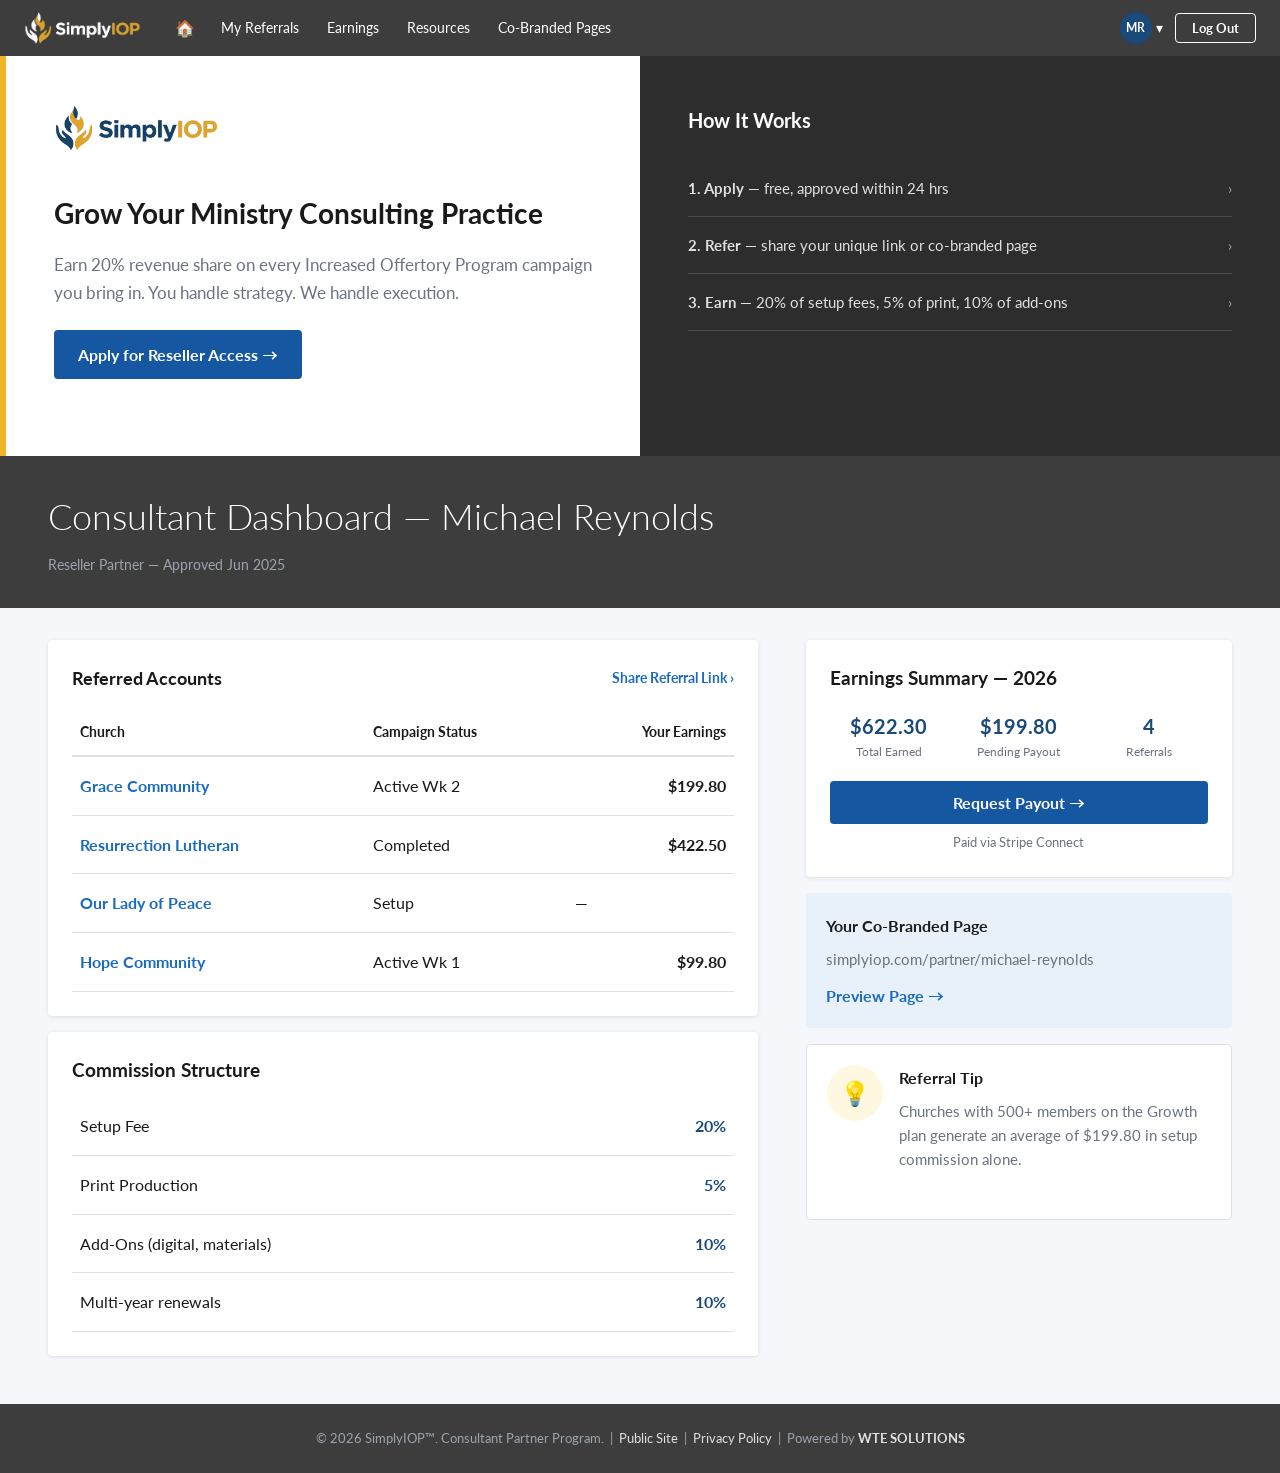
<file: reseller.html>
<!DOCTYPE html>
<html lang="en">
<head>
  <meta charset="UTF-8">
  <meta name="viewport" content="width=device-width, initial-scale=1.0">
  <title>Consultant Reseller Portal — SimplyIOP</title>
  <link href="https://fonts.googleapis.com/css2?family=Lato:wght@300;400;700;900&display=swap" rel="stylesheet">
  <link rel="stylesheet" href="css/styles.css">
</head>
<body>

<header class="site-header">
  <div class="site-header-inner">
    <a href="index.html" class="logo"><img src="images/logo-white.png" alt="SimplyIOP" class="logo-img"></a>
    <button class="hamburger" id="hamburger" aria-label="Menu">&#9776;</button>
    <nav class="main-nav">
      <a href="index.html" class="nav-icon">&#127968;</a>
      <a href="reseller.html">My Referrals</a>
      <a href="#">Earnings</a>
      <a href="#">Resources</a>
      <a href="#">Co-Branded Pages</a>
    </nav>
    <div class="header-actions">
      <div class="avatar-dropdown"><div class="avatar">MR</div> &#9662;</div>
      <a href="login.html"><button class="btn-logout">Log Out</button></a>
    </div>
  </div>
</header>

<!-- Hero / Apply Section -->
<section class="split-hero" id="apply">
  <div class="split-hero-left">
    <a href="index.html" class="logo logo-dark"><img src="images/logo.png" alt="SimplyIOP" class="logo-img logo-img-lg"></a>
    <h1 style="font-size:1.75rem; font-weight:700; margin:32px 0 16px;">Grow Your Ministry Consulting Practice</h1>
    <p style="color:var(--color-text-muted); margin-bottom:24px; font-size:1.0625rem;">Earn 20% revenue share on every Increased Offertory Program campaign you bring in. You handle strategy. We handle execution.</p>
    <a href="#dashboard" class="btn btn-primary">Apply for Reseller Access &rarr;</a>
  </div>
  <div class="split-hero-right">
    <h3 style="font-size:1.25rem; margin-bottom:24px;">How It Works</h3>
    <a href="#" class="dark-panel-item"><span><strong>1. Apply</strong> — free, approved within 24 hrs</span><span class="chevron">&rsaquo;</span></a>
    <a href="#" class="dark-panel-item"><span><strong>2. Refer</strong> — share your unique link or co-branded page</span><span class="chevron">&rsaquo;</span></a>
    <a href="#" class="dark-panel-item"><span><strong>3. Earn</strong> — 20% of setup fees, 5% of print, 10% of add-ons</span><span class="chevron">&rsaquo;</span></a>
  </div>
</section>

<!-- Dashboard (post-login view) -->
<section class="welcome-strip" id="dashboard">
  <h1>Consultant Dashboard — Michael Reynolds</h1>
  <p class="role-badge">Reseller Partner &mdash; Approved Jun 2025</p>
</section>

<div class="page-content">
  <div class="two-col">
    <div>
      <div class="card">
        <div class="card-header">
          <h2>Referred Accounts</h2>
          <a href="#" class="card-link">Share Referral Link &rsaquo;</a>
        </div>
        <table class="data-table">
          <thead>
            <tr><th>Church</th><th>Campaign Status</th><th class="right">Your Earnings</th></tr>
          </thead>
          <tbody>
            <tr class="clickable" onclick="location.href='sadmin/dashboard.html'">
              <td><a href="sadmin/dashboard.html" class="account-link">Grace Community</a></td>
              <td>Active Wk 2</td>
              <td class="amount">$199.80</td>
            </tr>
            <tr>
              <td><a href="#" class="account-link">Resurrection Lutheran</a></td>
              <td>Completed</td>
              <td class="amount">$422.50</td>
            </tr>
            <tr>
              <td><a href="wizard.html" class="account-link">Our Lady of Peace</a></td>
              <td>Setup</td>
              <td>—</td>
            </tr>
            <tr>
              <td><a href="#" class="account-link">Hope Community</a></td>
              <td>Active Wk 1</td>
              <td class="amount">$99.80</td>
            </tr>
          </tbody>
        </table>
      </div>

      <div class="card">
        <h3 style="margin-bottom:12px;">Commission Structure</h3>
        <table class="data-table">
          <tbody>
            <tr><td>Setup Fee</td><td class="amount" style="color:var(--color-navy);">20%</td></tr>
            <tr><td>Print Production</td><td class="amount" style="color:var(--color-navy);">5%</td></tr>
            <tr><td>Add-Ons (digital, materials)</td><td class="amount" style="color:var(--color-navy);">10%</td></tr>
            <tr><td>Multi-year renewals</td><td class="amount" style="color:var(--color-navy);">10%</td></tr>
          </tbody>
        </table>
      </div>
    </div>

    <div>
      <div class="card">
        <h3 style="margin-bottom:16px;">Earnings Summary — 2026</h3>
        <div class="health-metrics" style="margin-bottom:20px;">
          <div class="health-metric"><div class="value">$622.30</div><div class="label">Total Earned</div></div>
          <div class="health-metric"><div class="value">$199.80</div><div class="label">Pending Payout</div></div>
          <div class="health-metric"><div class="value">4</div><div class="label">Referrals</div></div>
        </div>
        <button class="btn btn-primary full-width">Request Payout &rarr;</button>
        <p style="font-size:0.8125rem; color:var(--color-text-muted); margin-top:8px; text-align:center;">Paid via Stripe Connect</p>
      </div>

      <div class="promo-card">
        <h3>Your Co-Branded Page</h3>
        <p>simplyiop.com/partner/michael-reynolds</p>
        <a href="index.html">Preview Page &rarr;</a>
      </div>

      <div class="reminder-card">
        <div class="reminder-header">
          <div class="reminder-icon">&#128161;</div>
          <div>
            <h3>Referral Tip</h3>
            <p>Churches with 500+ members on the Growth plan generate an average of $199.80 in setup commission alone.</p>
          </div>
        </div>
      </div>
    </div>
  </div>
</div>

<footer style="background:var(--color-charcoal); color:#9ca3af; padding:24px 48px; text-align:center; font-size:0.8125rem;">
  <p>&copy; 2026 SimplyIOP&trade;. Consultant Partner Program. &nbsp;|&nbsp; <a href="index.html" style="color:#e0e0e0;">Public Site</a> &nbsp;|&nbsp; <a href="privacy.html" style="color:#e0e0e0;">Privacy Policy</a> &nbsp;|&nbsp; Powered by <a href="https://www.wte.net" target="_blank" rel="noopener" style="color:#e0e0e0; font-weight:700;">WTE SOLUTIONS</a></p>
</footer>

<script src="js/main.js"></script>
</body>
</html>
</file>
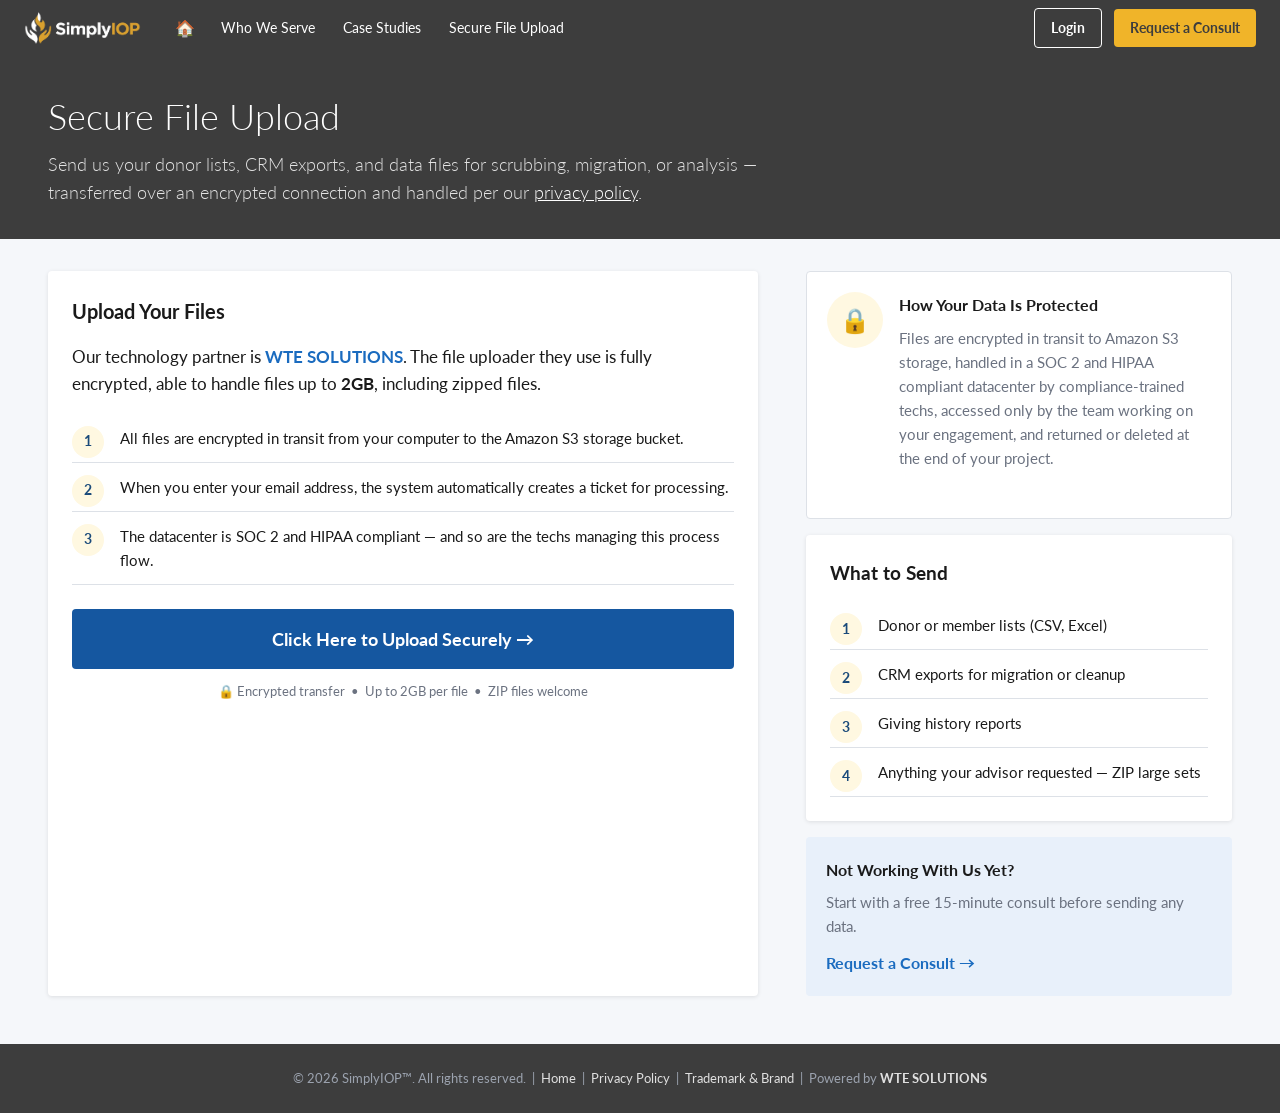
<file: secure-upload.html>
<!DOCTYPE html>
<html lang="en">
<head>
  <meta charset="UTF-8">
  <meta name="viewport" content="width=device-width, initial-scale=1.0">
  <title>Secure File Upload — SimplyIOP</title>
  <link href="https://fonts.googleapis.com/css2?family=Lato:wght@300;400;700;900&display=swap" rel="stylesheet">
  <link rel="stylesheet" href="css/styles.css">
</head>
<body>

<header class="site-header">
  <div class="site-header-inner">
    <a href="index.html" class="logo"><img src="images/logo-white.png" alt="SimplyIOP" class="logo-img"></a>
    <button class="hamburger" id="hamburger" aria-label="Menu">&#9776;</button>
    <nav class="main-nav">
      <a href="index.html" class="nav-icon">&#127968;</a>
      <a href="index.html#who-we-serve">Who We Serve</a>
      <a href="index.html#case-studies">Case Studies</a>
      <a href="secure-upload.html">Secure File Upload</a>
    </nav>
    <div class="header-actions">
      <a href="login.html" class="btn btn-outline-white btn-sm">Login</a>
      <a href="index.html#consult" class="btn btn-gold btn-sm">Request a Consult</a>
    </div>
  </div>
</header>

<section class="welcome-strip">
  <h1>Secure File Upload</h1>
  <p class="subtitle">Send us your donor lists, CRM exports, and data files for scrubbing, migration, or analysis — transferred over an encrypted connection and handled per our <a href="privacy.html" style="color:#fff; text-decoration:underline;">privacy policy</a>.</p>
</section>

<div class="page-content">
  <div class="two-col">
    <div class="card">
      <h2 class="section-title" style="padding-top:0; margin-bottom:16px; font-size:1.25rem;">Upload Your Files</h2>
      <p style="margin-bottom:16px; font-size:1.0625rem;">Our technology partner is <a href="https://www.wte.net" target="_blank" rel="noopener"><strong>WTE SOLUTIONS</strong></a>. The file uploader they use is fully encrypted, able to handle files up to <strong>2GB</strong>, including zipped files.</p>
      <ul class="steps-list" style="margin-bottom:24px;">
        <li>All files are encrypted in transit from your computer to the Amazon S3 storage bucket.</li>
        <li>When you enter your email address, the system automatically creates a ticket for processing.</li>
        <li>The datacenter is SOC 2 and HIPAA compliant — and so are the techs managing this process flow.</li>
      </ul>
      <a href="https://fileuploader.wte.net" target="_blank" rel="noopener" class="btn btn-primary full-width" style="font-size:1.125rem; padding:16px 24px;">Click Here to Upload Securely &rarr;</a>
      <p style="text-align:center; font-size:0.8125rem; color:var(--color-text-muted); margin-top:12px;">&#128274; Encrypted transfer &nbsp;&bull;&nbsp; Up to 2GB per file &nbsp;&bull;&nbsp; ZIP files welcome</p>
    </div>

    <div>
      <div class="reminder-card">
        <div class="reminder-header">
          <div class="reminder-icon">&#128274;</div>
          <div>
            <h3>How Your Data Is Protected</h3>
            <p>Files are encrypted in transit to Amazon S3 storage, handled in a SOC 2 and HIPAA compliant datacenter by compliance-trained techs, accessed only by the team working on your engagement, and returned or deleted at the end of your project.</p>
          </div>
        </div>
      </div>

      <div class="card">
        <h3 style="margin-bottom:12px;">What to Send</h3>
        <ul class="steps-list">
          <li>Donor or member lists (CSV, Excel)</li>
          <li>CRM exports for migration or cleanup</li>
          <li>Giving history reports</li>
          <li>Anything your advisor requested — ZIP large sets</li>
        </ul>
      </div>

      <div class="promo-card">
        <h3>Not Working With Us Yet?</h3>
        <p>Start with a free 15-minute consult before sending any data.</p>
        <a href="index.html#consult">Request a Consult &rarr;</a>
      </div>
    </div>
  </div>
</div>

<footer style="background:var(--color-charcoal); color:#9ca3af; padding:24px 48px; text-align:center; font-size:0.8125rem;">
  <p>&copy; 2026 SimplyIOP&trade;. All rights reserved. &nbsp;|&nbsp; <a href="index.html" style="color:#e0e0e0;">Home</a> &nbsp;|&nbsp; <a href="privacy.html" style="color:#e0e0e0;">Privacy Policy</a> &nbsp;|&nbsp; <a href="trademark.html" style="color:#e0e0e0;">Trademark &amp; Brand</a> &nbsp;|&nbsp; Powered by <a href="https://www.wte.net" target="_blank" rel="noopener" style="color:#e0e0e0; font-weight:700;">WTE SOLUTIONS</a></p>
</footer>

<script src="js/main.js"></script>
</body>
</html>
</file>
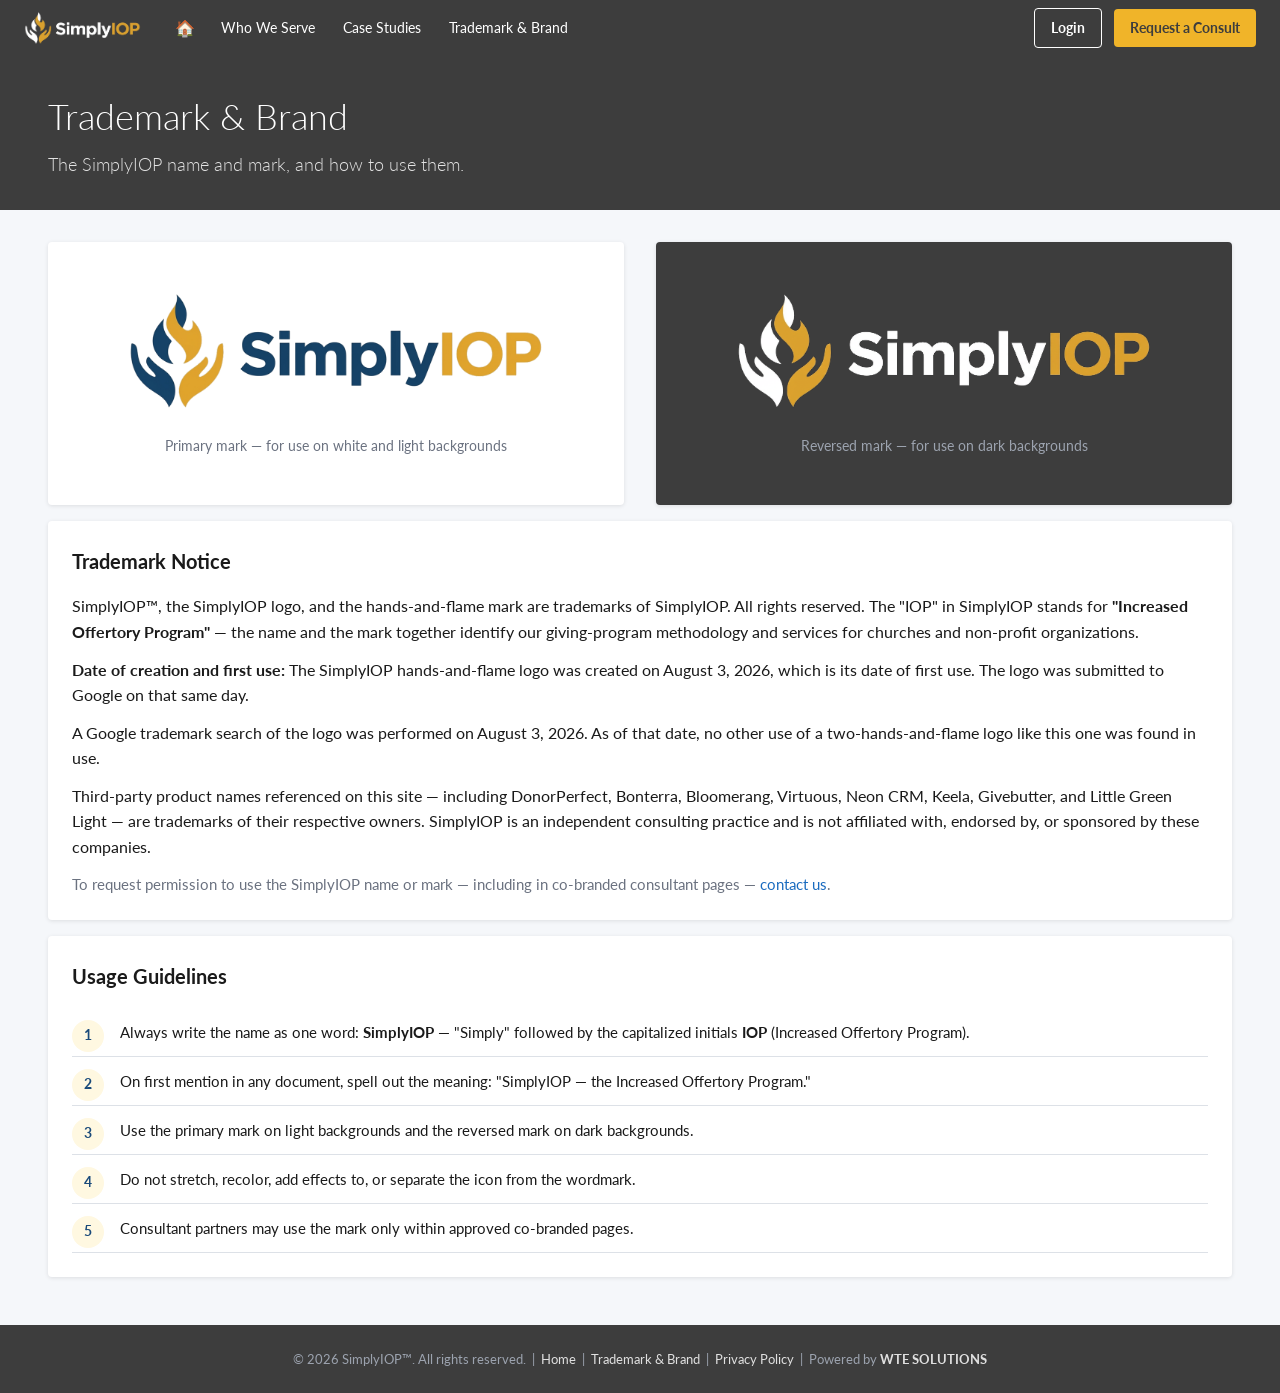
<file: trademark.html>
<!DOCTYPE html>
<html lang="en">
<head>
  <meta charset="UTF-8">
  <meta name="viewport" content="width=device-width, initial-scale=1.0">
  <title>Trademark &amp; Brand — SimplyIOP</title>
  <link href="https://fonts.googleapis.com/css2?family=Lato:wght@300;400;700;900&display=swap" rel="stylesheet">
  <link rel="stylesheet" href="css/styles.css">
</head>
<body>

<header class="site-header">
  <div class="site-header-inner">
    <a href="index.html" class="logo"><img src="images/logo-white.png" alt="SimplyIOP" class="logo-img"></a>
    <button class="hamburger" id="hamburger" aria-label="Menu">&#9776;</button>
    <nav class="main-nav">
      <a href="index.html" class="nav-icon">&#127968;</a>
      <a href="index.html#who-we-serve">Who We Serve</a>
      <a href="index.html#case-studies">Case Studies</a>
      <a href="trademark.html">Trademark &amp; Brand</a>
    </nav>
    <div class="header-actions">
      <a href="login.html" class="btn btn-outline-white btn-sm">Login</a>
      <a href="index.html#consult" class="btn btn-gold btn-sm">Request a Consult</a>
    </div>
  </div>
</header>

<section class="welcome-strip">
  <h1>Trademark &amp; Brand</h1>
  <p class="subtitle">The SimplyIOP name and mark, and how to use them.</p>
</section>

<div class="page-content">
  <div class="two-col-equal">
    <div class="card" style="text-align:center; padding:48px 32px;">
      <img src="images/logo.png" alt="SimplyIOP primary logo" style="max-width:420px; width:100%;">
      <p style="color:var(--color-text-muted); font-size:0.875rem; margin-top:16px;">Primary mark — for use on white and light backgrounds</p>
    </div>
    <div class="card" style="text-align:center; padding:48px 32px; background:var(--color-charcoal);">
      <img src="images/logo-white.png" alt="SimplyIOP reversed logo" style="max-width:420px; width:100%;">
      <p style="color:#9ca3af; font-size:0.875rem; margin-top:16px;">Reversed mark — for use on dark backgrounds</p>
    </div>
  </div>

  <div class="card">
    <h2 class="section-title" style="padding-top:0; margin-bottom:16px; font-size:1.25rem;">Trademark Notice</h2>
    <p style="margin-bottom:12px;">SimplyIOP&trade;, the SimplyIOP logo, and the hands-and-flame mark are trademarks of SimplyIOP. All rights reserved. The "IOP" in SimplyIOP stands for <strong>"Increased Offertory Program"</strong> — the name and the mark together identify our giving-program methodology and services for churches and non-profit organizations.</p>
    <p style="margin-bottom:12px;"><strong>Date of creation and first use:</strong> The SimplyIOP hands-and-flame logo was created on August 3, 2026, which is its date of first use. The logo was submitted to Google on that same day.</p>
    <p style="margin-bottom:12px;">A Google trademark search of the logo was performed on August 3, 2026. As of that date, no other use of a two-hands-and-flame logo like this one was found in use.</p>
    <p style="margin-bottom:12px;">Third-party product names referenced on this site — including DonorPerfect, Bonterra, Bloomerang, Virtuous, Neon CRM, Keela, Givebutter, and Little Green Light — are trademarks of their respective owners. SimplyIOP is an independent consulting practice and is not affiliated with, endorsed by, or sponsored by these companies.</p>
    <p style="color:var(--color-text-muted); font-size:0.9375rem;">To request permission to use the SimplyIOP name or mark — including in co-branded consultant pages — <a href="index.html#consult">contact us</a>.</p>
  </div>

  <div class="card">
    <h2 class="section-title" style="padding-top:0; margin-bottom:16px; font-size:1.25rem;">Usage Guidelines</h2>
    <ul class="steps-list">
      <li>Always write the name as one word: <strong>SimplyIOP</strong> — "Simply" followed by the capitalized initials <strong>IOP</strong> (Increased Offertory Program).</li>
      <li>On first mention in any document, spell out the meaning: "SimplyIOP — the Increased Offertory Program."</li>
      <li>Use the primary mark on light backgrounds and the reversed mark on dark backgrounds.</li>
      <li>Do not stretch, recolor, add effects to, or separate the icon from the wordmark.</li>
      <li>Consultant partners may use the mark only within approved co-branded pages.</li>
    </ul>
  </div>
</div>

<footer style="background:var(--color-charcoal); color:#9ca3af; padding:24px 48px; text-align:center; font-size:0.8125rem;">
  <p>&copy; 2026 SimplyIOP&trade;. All rights reserved. &nbsp;|&nbsp; <a href="index.html" style="color:#e0e0e0;">Home</a> &nbsp;|&nbsp; <a href="trademark.html" style="color:#e0e0e0;">Trademark &amp; Brand</a> &nbsp;|&nbsp; <a href="privacy.html" style="color:#e0e0e0;">Privacy Policy</a> &nbsp;|&nbsp; Powered by <a href="https://www.wte.net" target="_blank" rel="noopener" style="color:#e0e0e0; font-weight:700;">WTE SOLUTIONS</a></p>
</footer>

<script src="js/main.js"></script>
</body>
</html>
</file>
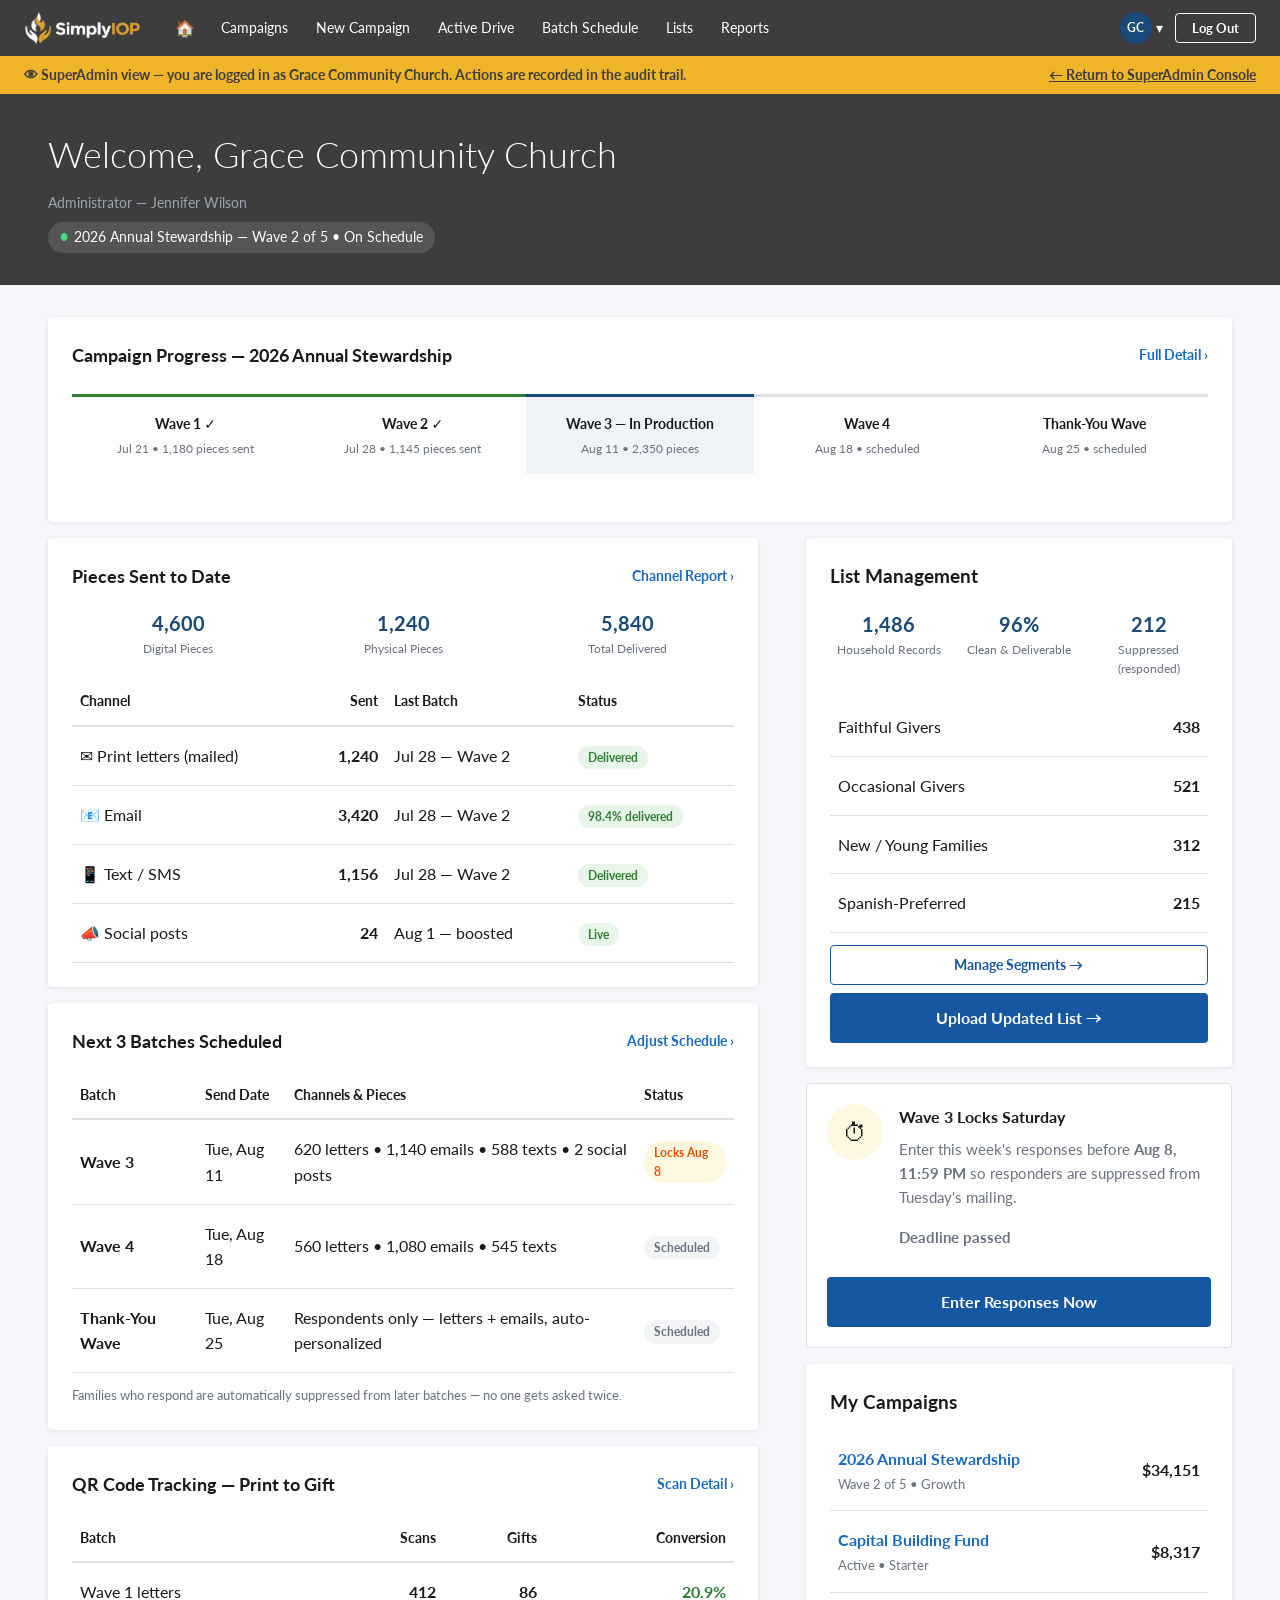
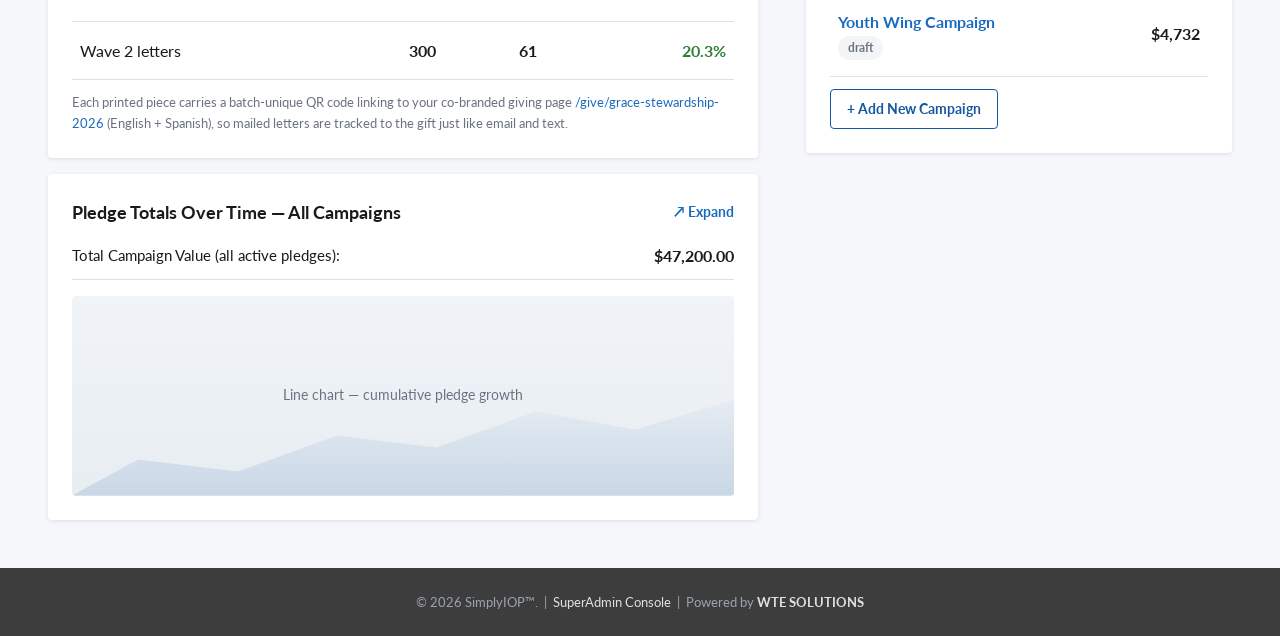
<file: sadmin/dashboard.html>
<!DOCTYPE html>
<html lang="en">
<head>
  <meta charset="UTF-8">
  <meta name="viewport" content="width=device-width, initial-scale=1.0">
  <title>Client Dashboard — Grace Community Church — SimplyIOP</title>
  <link href="https://fonts.googleapis.com/css2?family=Lato:wght@300;400;700;900&display=swap" rel="stylesheet">
  <link rel="stylesheet" href="../css/styles.css">
</head>
<body>

<header class="site-header">
  <div class="site-header-inner">
    <a href="dashboard.html" class="logo"><img src="../images/logo-white.png" alt="SimplyIOP" class="logo-img"></a>
    <button class="hamburger" id="hamburger" aria-label="Menu">&#9776;</button>
    <nav class="main-nav">
      <a href="dashboard.html" class="nav-icon">&#127968;</a>
      <a href="dashboard.html">Campaigns</a>
      <a href="../wizard.html">New Campaign</a>
      <a href="../campaign-detail.html">Active Drive</a>
      <a href="#batches">Batch Schedule</a>
      <a href="#lists">Lists</a>
      <a href="#">Reports</a>
    </nav>
    <div class="header-actions">
      <div class="avatar-dropdown"><div class="avatar">GC</div> &#9662;</div>
      <a href="../login.html"><button class="btn-logout">Log Out</button></a>
    </div>
  </div>
</header>

<div class="impersonation-banner">
  <span>&#128065; SuperAdmin view — you are logged in as <strong>Grace Community Church</strong>. Actions are recorded in the audit trail.</span>
  <a href="admin.html">&larr; Return to SuperAdmin Console</a>
</div>

<section class="welcome-strip">
  <h1>Welcome, Grace Community Church</h1>
  <p class="role-badge">Administrator &mdash; Jennifer Wilson</p>
  <p class="status-badge"><span class="status-dot">&#9679;</span> 2026 Annual Stewardship — Wave 2 of 5 &bull; On Schedule</p>
</section>

<div class="page-content">

  <!-- Campaign progress timeline -->
  <div class="card">
    <div class="card-header">
      <h2>Campaign Progress — 2026 Annual Stewardship</h2>
      <a href="../campaign-detail.html" class="card-link">Full Detail &rsaquo;</a>
    </div>
    <div class="timeline">
      <div class="timeline-step complete">
        <div class="step-label">Wave 1 &#10003;</div>
        <div class="step-detail">Jul 21 &bull; 1,180 pieces sent</div>
      </div>
      <div class="timeline-step complete">
        <div class="step-label">Wave 2 &#10003;</div>
        <div class="step-detail">Jul 28 &bull; 1,145 pieces sent</div>
      </div>
      <div class="timeline-step current">
        <div class="step-label">Wave 3 — In Production</div>
        <div class="step-detail">Aug 11 &bull; 2,350 pieces</div>
      </div>
      <div class="timeline-step">
        <div class="step-label">Wave 4</div>
        <div class="step-detail">Aug 18 &bull; scheduled</div>
      </div>
      <div class="timeline-step">
        <div class="step-label">Thank-You Wave</div>
        <div class="step-detail">Aug 25 &bull; scheduled</div>
      </div>
    </div>
  </div>

  <div class="two-col">
    <div>
      <!-- Pieces sent -->
      <div class="card">
        <div class="card-header">
          <h2>Pieces Sent to Date</h2>
          <a href="#" class="card-link">Channel Report &rsaquo;</a>
        </div>
        <div class="health-metrics" style="margin-bottom:20px;">
          <div class="health-metric"><div class="value">4,600</div><div class="label">Digital Pieces</div></div>
          <div class="health-metric"><div class="value">1,240</div><div class="label">Physical Pieces</div></div>
          <div class="health-metric"><div class="value">5,840</div><div class="label">Total Delivered</div></div>
        </div>
        <table class="data-table">
          <thead>
            <tr><th>Channel</th><th class="right">Sent</th><th>Last Batch</th><th>Status</th></tr>
          </thead>
          <tbody>
            <tr><td>&#9993; Print letters (mailed)</td><td class="amount">1,240</td><td>Jul 28 — Wave 2</td><td><span class="badge badge-success">Delivered</span></td></tr>
            <tr><td>&#128231; Email</td><td class="amount">3,420</td><td>Jul 28 — Wave 2</td><td><span class="badge badge-success">98.4% delivered</span></td></tr>
            <tr><td>&#128241; Text / SMS</td><td class="amount">1,156</td><td>Jul 28 — Wave 2</td><td><span class="badge badge-success">Delivered</span></td></tr>
            <tr><td>&#128227; Social posts</td><td class="amount">24</td><td>Aug 1 — boosted</td><td><span class="badge badge-success">Live</span></td></tr>
          </tbody>
        </table>
      </div>

      <!-- Next 3 batches -->
      <div class="card" id="batches">
        <div class="card-header">
          <h2>Next 3 Batches Scheduled</h2>
          <a href="#" class="card-link">Adjust Schedule &rsaquo;</a>
        </div>
        <table class="data-table">
          <thead>
            <tr><th>Batch</th><th>Send Date</th><th>Channels &amp; Pieces</th><th>Status</th></tr>
          </thead>
          <tbody>
            <tr>
              <td><strong>Wave 3</strong></td>
              <td>Tue, Aug 11</td>
              <td>620 letters &bull; 1,140 emails &bull; 588 texts &bull; 2 social posts</td>
              <td><span class="badge badge-warning">Locks Aug 8</span></td>
            </tr>
            <tr>
              <td><strong>Wave 4</strong></td>
              <td>Tue, Aug 18</td>
              <td>560 letters &bull; 1,080 emails &bull; 545 texts</td>
              <td><span class="badge badge-draft">Scheduled</span></td>
            </tr>
            <tr>
              <td><strong>Thank-You Wave</strong></td>
              <td>Tue, Aug 25</td>
              <td>Respondents only — letters + emails, auto-personalized</td>
              <td><span class="badge badge-draft">Scheduled</span></td>
            </tr>
          </tbody>
        </table>
        <p style="font-size:0.8125rem; color:var(--color-text-muted); margin-top:12px;">Families who respond are automatically suppressed from later batches — no one gets asked twice.</p>
      </div>

      <!-- QR tracking -->
      <div class="card">
        <div class="card-header">
          <h2>QR Code Tracking — Print to Gift</h2>
          <a href="#" class="card-link">Scan Detail &rsaquo;</a>
        </div>
        <table class="data-table">
          <thead>
            <tr><th>Batch</th><th class="right">Scans</th><th class="right">Gifts</th><th class="right">Conversion</th></tr>
          </thead>
          <tbody>
            <tr><td>Wave 1 letters</td><td class="amount">412</td><td class="amount">86</td><td class="amount" style="color:var(--color-success);">20.9%</td></tr>
            <tr><td>Wave 2 letters</td><td class="amount">300</td><td class="amount">61</td><td class="amount" style="color:var(--color-success);">20.3%</td></tr>
          </tbody>
        </table>
        <p style="font-size:0.8125rem; color:var(--color-text-muted); margin-top:12px;">Each printed piece carries a batch-unique QR code linking to your co-branded giving page <a href="#">/give/grace-stewardship-2026</a> (English + Spanish), so mailed letters are tracked to the gift just like email and text.</p>
      </div>

      <div class="card">
        <div class="card-header">
          <h2>Pledge Totals Over Time — All Campaigns</h2>
          <a href="#" class="card-link">&#8599; Expand</a>
        </div>
        <div class="table-total">
          Total Campaign Value (all active pledges): <strong class="amount" style="float:right;">$47,200.00</strong>
        </div>
        <div class="chart-placeholder">Line chart — cumulative pledge growth</div>
      </div>
    </div>

    <div>
      <!-- List management -->
      <div class="card" id="lists">
        <h3 style="margin-bottom:16px;">List Management</h3>
        <div class="health-metrics" style="margin-bottom:20px;">
          <div class="health-metric"><div class="value">1,486</div><div class="label">Household Records</div></div>
          <div class="health-metric"><div class="value">96%</div><div class="label">Clean &amp; Deliverable</div></div>
          <div class="health-metric"><div class="value">212</div><div class="label">Suppressed (responded)</div></div>
        </div>
        <table class="data-table">
          <tbody>
            <tr><td>Faithful Givers</td><td class="amount">438</td></tr>
            <tr><td>Occasional Givers</td><td class="amount">521</td></tr>
            <tr><td>New / Young Families</td><td class="amount">312</td></tr>
            <tr><td>Spanish-Preferred</td><td class="amount">215</td></tr>
          </tbody>
        </table>
        <a href="#" class="btn btn-outline btn-sm full-width" style="display:block; margin-top:12px;">Manage Segments &rarr;</a>
        <a href="../secure-upload.html" class="btn btn-primary full-width" style="margin-top:8px;">Upload Updated List &rarr;</a>
      </div>

      <div class="reminder-card">
        <div class="reminder-header">
          <div class="reminder-icon">&#9201;</div>
          <div>
            <h3>Wave 3 Locks Saturday</h3>
            <p>Enter this week's responses before <strong>Aug 8, 11:59 PM</strong> so responders are suppressed from Tuesday's mailing.</p>
            <p class="countdown" data-countdown="2026-08-08T23:59:00">5 days remaining</p>
          </div>
        </div>
        <a href="../campaign-detail.html#responses" class="btn btn-primary full-width">Enter Responses Now</a>
      </div>

      <div class="card">
        <h3 style="margin-bottom:12px;">My Campaigns</h3>
        <table class="data-table">
          <tbody>
            <tr class="clickable" onclick="location.href='../campaign-detail.html'">
              <td><a href="../campaign-detail.html" class="account-link">2026 Annual Stewardship</a><div class="account-sub">Wave 2 of 5 &bull; Growth</div></td>
              <td class="amount">$34,151</td>
            </tr>
            <tr>
              <td><a href="#" class="account-link">Capital Building Fund</a><div class="account-sub">Active &bull; Starter</div></td>
              <td class="amount">$8,317</td>
            </tr>
            <tr>
              <td><a href="../wizard.html" class="account-link">Youth Wing Campaign</a><div class="account-sub"><span class="badge badge-draft">draft</span></div></td>
              <td class="amount">$4,732</td>
            </tr>
          </tbody>
        </table>
        <a href="../wizard.html" class="btn btn-outline btn-sm" style="margin-top:12px;">+ Add New Campaign</a>
      </div>
    </div>
  </div>
</div>

<footer style="background:var(--color-charcoal); color:#9ca3af; padding:24px 48px; text-align:center; font-size:0.8125rem;">
  <p>&copy; 2026 SimplyIOP&trade;. &nbsp;|&nbsp; <a href="admin.html" style="color:#e0e0e0;">SuperAdmin Console</a> &nbsp;|&nbsp; Powered by <a href="https://www.wte.net" target="_blank" rel="noopener" style="color:#e0e0e0; font-weight:700;">WTE SOLUTIONS</a></p>
</footer>

<script src="../js/main.js"></script>
</body>
</html>
</file>
<file: css/styles.css>
/* SimplyIOP Mockup — Edward Jones inspired design system */

:root {
  --color-charcoal: #3d3d3d;
  --color-navy: #1a4a7a;
  --color-blue-btn: #1557a0;
  --color-blue-hover: #0f3f7a;
  --color-gold: #f0b429;
  --color-gold-light: #fff8e1;
  --color-white: #ffffff;
  --color-bg-light: #f5f7fa;
  --color-border: #dde1e7;
  --color-text-primary: #1a1a1a;
  --color-text-muted: #6b7280;
  --color-link: #1a6bbf;
  --color-success: #2e7d32;
  --color-warning: #f59e0b;
  --color-error: #c62828;
  --color-panel-dark: #2d2d2d;
  --color-panel-border: #4a4a4a;
  --color-promo-bg: #e8f0fa;
  --header-height: 56px;
  --radius: 4px;
  --shadow: 0 1px 4px rgba(0, 0, 0, 0.1);
}

*, *::before, *::after { box-sizing: border-box; margin: 0; padding: 0; }

html { scroll-behavior: smooth; }

body {
  font-family: 'Lato', 'Open Sans', system-ui, -apple-system, sans-serif;
  font-size: 1rem;
  line-height: 1.6;
  color: var(--color-text-primary);
  background: var(--color-bg-light);
}

a { color: var(--color-link); text-decoration: none; }
a:hover { text-decoration: underline; }

img { max-width: 100%; height: auto; }

/* ── Logo ── */
.logo {
  display: inline-flex;
  align-items: center;
  gap: 4px;
  font-weight: 700;
  font-size: 1.25rem;
  color: var(--color-white);
  text-decoration: none;
}
.logo:hover { text-decoration: none; }
.logo-badge {
  background: var(--color-gold);
  color: var(--color-charcoal);
  padding: 2px 6px;
  border-radius: 2px;
  font-weight: 900;
  font-size: 0.875rem;
}
.logo-dark { color: var(--color-charcoal); }
.logo-dark .logo-badge { color: var(--color-charcoal); }
.logo-img { display: block; height: 34px; width: auto; }
.logo-img-lg { height: 48px; }

/* ── Site Header ── */
.site-header {
  background: var(--color-charcoal);
  height: var(--header-height);
  display: flex;
  align-items: center;
  padding: 0 24px;
  position: sticky;
  top: 0;
  z-index: 100;
}
.site-header-inner {
  width: 100%;
  max-width: 1400px;
  margin: 0 auto;
  display: flex;
  align-items: center;
  gap: 24px;
}
.main-nav {
  display: flex;
  align-items: center;
  gap: 4px;
  flex: 1;
}
.main-nav a {
  color: var(--color-white);
  font-size: 0.875rem;
  padding: 8px 12px;
  text-decoration: none;
  white-space: nowrap;
}
.main-nav a:hover { text-decoration: underline; text-decoration-color: var(--color-gold); }
.main-nav .nav-icon { font-size: 1rem; padding: 8px 10px; }
.header-actions {
  display: flex;
  align-items: center;
  gap: 12px;
  margin-left: auto;
}
.avatar {
  width: 32px;
  height: 32px;
  border-radius: 50%;
  background: var(--color-navy);
  color: var(--color-white);
  display: flex;
  align-items: center;
  justify-content: center;
  font-size: 0.75rem;
  font-weight: 700;
  cursor: pointer;
}
.avatar-dropdown {
  display: flex;
  align-items: center;
  gap: 4px;
  color: var(--color-white);
  font-size: 0.875rem;
  cursor: pointer;
}
.hamburger {
  display: none;
  background: none;
  border: none;
  color: var(--color-white);
  font-size: 1.5rem;
  cursor: pointer;
  padding: 4px 8px;
}

/* ── Welcome Hero Strip ── */
.welcome-strip {
  background: var(--color-charcoal);
  padding: 32px 48px;
}
.welcome-strip h1 {
  font-size: 2.25rem;
  font-weight: 300;
  color: var(--color-white);
  margin-bottom: 4px;
}
.welcome-strip .subtitle {
  color: rgba(255, 255, 255, 0.85);
  font-size: 1.125rem;
  font-weight: 300;
  max-width: 720px;
}
.welcome-strip .role-badge {
  color: #9ca3af;
  font-size: 0.875rem;
  margin-top: 8px;
}
.welcome-strip .status-badge {
  display: inline-flex;
  align-items: center;
  gap: 6px;
  background: rgba(255, 255, 255, 0.12);
  color: var(--color-white);
  padding: 4px 12px;
  border-radius: 20px;
  font-size: 0.875rem;
  margin-top: 8px;
}
.welcome-strip .status-dot { color: #4ade80; }
.welcome-strip .hero-actions {
  display: flex;
  gap: 16px;
  margin-top: 24px;
  flex-wrap: wrap;
}

/* ── Split Hero (homepage) ── */
.site-header.navy { background: #163552; }
.hero-split {
  background: #163552;
  display: grid;
  grid-template-columns: minmax(0, 1.15fr) minmax(0, 0.85fr);
  align-items: center;
  gap: 24px;
  padding: 56px 48px 64px;
}
.hero-split-inner { max-width: 1400px; margin: 0 auto; display: contents; }
.hero-split h1 {
  font-size: 3.25rem;
  line-height: 1.15;
  font-weight: 900;
  color: var(--color-white);
  margin-bottom: 20px;
  letter-spacing: -0.01em;
}
.hl-gold {
  background: var(--color-gold);
  color: #163552;
  padding: 0 10px 2px;
  border-radius: 3px;
  display: inline-block;
  line-height: 1.25;
}
.hero-split .subtitle {
  color: rgba(255, 255, 255, 0.88);
  font-size: 1.125rem;
  font-weight: 300;
  max-width: 560px;
  margin-bottom: 28px;
}
.hero-split .hero-actions { display: flex; gap: 16px; flex-wrap: wrap; }
.btn-pill {
  border-radius: 999px !important;
  padding: 14px 30px !important;
  font-size: 1rem !important;
}
.btn-pill-white {
  background: var(--color-white);
  color: #163552;
}
.btn-pill-white:hover { background: #e8eef5; color: #163552; text-decoration: none; }
.hero-visual { text-align: center; }
.hero-visual img { max-width: min(440px, 100%); height: auto; display: block; margin: 0 auto; }
.hero-visual .hero-visual-caption {
  color: rgba(255, 255, 255, 0.75);
  font-size: 0.875rem;
  margin-top: 8px;
}
.hero-strip-note {
  background: #0e2843;
  color: rgba(255, 255, 255, 0.85);
  text-align: center;
  font-size: 0.875rem;
  padding: 12px 24px;
}
.hero-strip-note a { color: var(--color-gold); }
@media (max-width: 1024px) {
  .hero-split { grid-template-columns: 1fr; padding: 40px 24px; }
  .hero-split h1 { font-size: 2.25rem; }
  .hero-visual img { max-width: 300px; }
}

/* ── Layout ── */
.page-content {
  padding: 32px 48px;
  max-width: 1400px;
  margin: 0 auto;
}
.two-col {
  display: grid;
  grid-template-columns: 60% 36%;
  gap: 4%;
}
.two-col-equal {
  display: grid;
  grid-template-columns: 1fr 1fr;
  gap: 32px;
}

/* ── Cards ── */
.card {
  background: var(--color-white);
  border-radius: var(--radius);
  box-shadow: var(--shadow);
  padding: 24px;
  margin-bottom: 16px;
}
.card-header {
  display: flex;
  justify-content: space-between;
  align-items: center;
  margin-bottom: 16px;
}
.card-header h2, .card-header h3 {
  font-size: 1.125rem;
  font-weight: 700;
}
.card-link {
  font-size: 0.875rem;
  font-weight: 700;
  color: var(--color-link);
}

/* ── Buttons ── */
.btn {
  display: inline-block;
  border-radius: var(--radius);
  font-size: 1rem;
  font-weight: 700;
  cursor: pointer;
  text-align: center;
  text-decoration: none;
  transition: background 0.2s, border-color 0.2s;
  border: none;
  font-family: inherit;
}
.btn-primary {
  background: var(--color-blue-btn);
  color: var(--color-white);
  padding: 12px 24px;
}
.btn-primary:hover { background: var(--color-blue-hover); text-decoration: none; color: var(--color-white); }
.btn-primary.full-width { width: 100%; display: block; }
.btn-outline {
  background: var(--color-white);
  color: var(--color-blue-btn);
  border: 1.5px solid var(--color-blue-btn);
  padding: 10px 20px;
  font-size: 0.875rem;
}
.btn-outline:hover { background: #f0f4f8; text-decoration: none; }
.btn-outline-white {
  background: transparent;
  color: var(--color-white);
  border: 1.5px solid var(--color-white);
  padding: 10px 20px;
  font-size: 0.875rem;
}
.btn-outline-white:hover { background: rgba(255,255,255,0.1); text-decoration: none; color: var(--color-white); }
.btn-gold {
  background: var(--color-gold);
  color: var(--color-charcoal);
  padding: 10px 20px;
  font-size: 0.875rem;
}
.btn-gold:hover { background: #d9a020; text-decoration: none; color: var(--color-charcoal); }
.btn-outline-red {
  background: var(--color-white);
  color: var(--color-error);
  border: 1.5px solid var(--color-error);
  padding: 10px 20px;
  font-size: 0.875rem;
}
.btn-sm { padding: 8px 16px; font-size: 0.875rem; }
.btn-logout {
  background: transparent;
  color: var(--color-white);
  border: 1.5px solid var(--color-white);
  padding: 6px 16px;
  font-size: 0.8125rem;
  border-radius: var(--radius);
  cursor: pointer;
  font-weight: 700;
  font-family: inherit;
}
.btn-logout:hover { background: rgba(255,255,255,0.1); }

/* ── Data Tables ── */
.data-table { width: 100%; border-collapse: collapse; }
.data-table thead th {
  font-weight: 700;
  font-size: 0.875rem;
  border-bottom: 2px solid var(--color-border);
  padding: 12px 8px;
  text-align: left;
}
.data-table thead th.right { text-align: right; }
.data-table tbody tr { border-bottom: 1px solid var(--color-border); }
.data-table tbody tr:hover { background: #f0f4f8; }
.data-table tbody tr.clickable { cursor: pointer; }
.data-table td { padding: 16px 8px; vertical-align: middle; }
.data-table td.right { text-align: right; }
.account-link {
  color: var(--color-link);
  font-weight: 700;
  text-decoration: none;
}
.account-link:hover { text-decoration: underline; }
.account-sub { font-size: 0.813rem; color: var(--color-text-muted); margin-top: 2px; }
.amount { font-size: 1rem; font-weight: 700; text-align: right; }
.table-actions {
  display: flex;
  justify-content: space-between;
  align-items: center;
  margin-top: 16px;
  flex-wrap: wrap;
  gap: 12px;
}
.table-total {
  font-size: 0.9375rem;
  margin-bottom: 16px;
  padding-bottom: 12px;
  border-bottom: 1px solid var(--color-border);
}
.table-total strong { font-weight: 700; }

/* ── Reminder / Promo Cards ── */
.reminder-card {
  background: var(--color-white);
  border-radius: var(--radius);
  border: 1px solid var(--color-border);
  padding: 20px;
  margin-bottom: 16px;
}
.reminder-card.urgent { border-left: 4px solid var(--color-error); }
.reminder-card .reminder-header {
  display: flex;
  gap: 16px;
  margin-bottom: 12px;
}
.reminder-icon {
  width: 56px;
  height: 56px;
  min-width: 56px;
  background: var(--color-gold-light);
  border-radius: 50%;
  display: flex;
  align-items: center;
  justify-content: center;
  font-size: 1.5rem;
}
.reminder-card h3 { font-size: 1rem; font-weight: 700; margin-bottom: 8px; }
.reminder-card p { font-size: 0.9375rem; color: var(--color-text-muted); margin-bottom: 16px; }
.promo-card {
  background: var(--color-promo-bg);
  border-radius: var(--radius);
  padding: 20px;
  margin-bottom: 16px;
}
.promo-card h3 { font-size: 1rem; font-weight: 700; margin-bottom: 8px; }
.promo-card p { font-size: 0.9375rem; color: var(--color-text-muted); margin-bottom: 12px; }
.promo-card a { font-weight: 700; }

/* ── Upsell Cards ── */
.upsell-gold {
  background: var(--color-gold-light);
  border-left: 4px solid var(--color-gold);
  padding: 16px 20px;
  border-radius: var(--radius);
  margin: 16px 0;
  font-size: 0.9375rem;
}
.upsell-gold a { font-weight: 700; }
.upsell-row {
  background: var(--color-gold-light);
  padding: 12px 16px;
  font-size: 0.875rem;
  border-radius: var(--radius);
  margin-top: 16px;
}
.upsell-highlight {
  background: var(--color-gold-light);
  border: 1px solid var(--color-gold);
  padding: 16px 20px;
  border-radius: var(--radius);
  margin: 16px 0;
}

/* ── Stats Bar ── */
.stats-bar {
  display: flex;
  gap: 32px;
  padding: 20px 0;
  flex-wrap: wrap;
}
.stat-item { text-align: center; }
.stat-value { font-size: 1.5rem; font-weight: 700; color: var(--color-navy); }
.stat-label { font-size: 0.8125rem; color: var(--color-text-muted); }

/* ── Forms ── */
.form-group { position: relative; margin-bottom: 20px; }
.form-input, .form-select, .form-textarea {
  width: 100%;
  padding: 20px 12px 8px;
  border: 1px solid #b0b8c4;
  border-radius: var(--radius);
  font-size: 1rem;
  background: var(--color-white);
  outline: none;
  font-family: inherit;
}
.form-textarea { padding-top: 28px; min-height: 120px; resize: vertical; }
.form-input:focus, .form-select:focus, .form-textarea:focus {
  border-color: var(--color-blue-btn);
  box-shadow: 0 0 0 2px rgba(21, 87, 160, 0.15);
}
.form-label {
  position: absolute;
  top: 6px;
  left: 12px;
  font-size: 0.75rem;
  color: var(--color-text-muted);
  pointer-events: none;
}
.form-row { display: grid; grid-template-columns: 1fr 1fr; gap: 16px; }
.form-checkbox {
  display: flex;
  align-items: center;
  gap: 8px;
  font-size: 0.875rem;
  margin-bottom: 16px;
}
.form-checkbox input { width: 16px; height: 16px; }
.radio-group { display: flex; gap: 20px; flex-wrap: wrap; margin: 12px 0; }
.radio-group label { display: flex; align-items: center; gap: 6px; font-size: 0.9375rem; cursor: pointer; }
.toggle-row {
  display: flex;
  justify-content: space-between;
  align-items: center;
  padding: 12px 0;
  border-bottom: 1px solid var(--color-border);
}
.toggle-switch {
  width: 44px;
  height: 24px;
  background: var(--color-border);
  border-radius: 12px;
  position: relative;
  cursor: pointer;
}
.toggle-switch.on { background: var(--color-blue-btn); }
.toggle-switch::after {
  content: '';
  position: absolute;
  width: 20px;
  height: 20px;
  background: white;
  border-radius: 50%;
  top: 2px;
  left: 2px;
  transition: left 0.2s;
}
.toggle-switch.on::after { left: 22px; }

/* ── Drop Zone ── */
.drop-zone {
  border: 2px dashed var(--color-border);
  border-radius: var(--radius);
  padding: 40px 24px;
  text-align: center;
  color: var(--color-text-muted);
  margin-bottom: 16px;
  cursor: pointer;
}
.drop-zone:hover { border-color: var(--color-blue-btn); background: #f8fafc; }
.drop-zone-icon { font-size: 2rem; margin-bottom: 8px; }

/* ── Login Page ── */
.login-wrapper {
  display: grid;
  grid-template-columns: 1fr 1fr;
  min-height: 100vh;
}
.login-left {
  background: var(--color-white);
  padding: 48px;
  border-left: 6px solid var(--color-gold);
  display: flex;
  flex-direction: column;
}
.login-left h2 {
  font-size: 1.5rem;
  font-weight: 700;
  margin: 32px 0 24px;
}
.login-footer {
  margin-top: auto;
  padding-top: 32px;
  border-top: 1px solid var(--color-border);
  font-size: 0.8125rem;
  color: var(--color-text-muted);
}
.login-footer-links { display: flex; gap: 16px; margin-bottom: 12px; flex-wrap: wrap; }
.login-right {
  background: var(--color-panel-dark);
  padding: 48px;
  color: var(--color-white);
}
.login-right h3 { font-size: 1.25rem; font-weight: 700; margin-bottom: 12px; }
.login-right > p { color: #b0b0b0; margin-bottom: 24px; font-size: 0.9375rem; }
.dark-panel-item {
  display: flex;
  justify-content: space-between;
  align-items: center;
  padding: 16px 0;
  border-bottom: 1px solid var(--color-panel-border);
  color: #e0e0e0;
  font-size: 0.9375rem;
  cursor: pointer;
  text-decoration: none;
}
.dark-panel-item:hover, .dark-panel-item.hovered { color: var(--color-white); text-decoration: none; }
.dark-panel-item .chevron { color: #9ca3af; }
.dark-panel-heading {
  font-weight: 700;
  color: var(--color-white);
  font-size: 0.875rem;
  margin: 24px 0 8px;
}

/* ── Wizard ── */
.wizard-container {
  max-width: 760px;
  margin: 0 auto;
}
.wizard-progress {
  display: flex;
  justify-content: space-between;
  margin-bottom: 32px;
  position: relative;
}
.wizard-progress::before {
  content: '';
  position: absolute;
  top: 12px;
  left: 24px;
  right: 24px;
  height: 2px;
  background: var(--color-border);
  z-index: 0;
}
.wizard-step {
  display: flex;
  flex-direction: column;
  align-items: center;
  gap: 8px;
  position: relative;
  z-index: 1;
  flex: 1;
}
.wizard-dot {
  width: 24px;
  height: 24px;
  border-radius: 50%;
  background: var(--color-border);
  border: 3px solid var(--color-white);
}
.wizard-dot.complete { background: var(--color-gold); }
.wizard-dot.current { background: var(--color-navy); }
.wizard-step-label {
  font-size: 0.6875rem;
  color: var(--color-text-muted);
  text-align: center;
  max-width: 80px;
}
.wizard-step-label.active { color: var(--color-navy); font-weight: 700; }
.wizard-panel { display: none; }
.wizard-panel.active { display: block; }
.wizard-actions {
  display: flex;
  justify-content: space-between;
  margin-top: 32px;
  padding-top: 24px;
  border-top: 1px solid var(--color-border);
}

/* ── Tabs ── */
.tab-bar {
  background: var(--color-white);
  border-bottom: 1px solid var(--color-border);
  display: flex;
  gap: 0;
  overflow-x: auto;
  padding: 0 48px;
}
.tab-btn {
  background: none;
  border: none;
  padding: 16px 20px;
  font-size: 0.9375rem;
  color: var(--color-text-muted);
  cursor: pointer;
  border-bottom: 3px solid transparent;
  white-space: nowrap;
  font-family: inherit;
  font-weight: 400;
}
.tab-btn:hover { color: var(--color-navy); }
.tab-btn.active {
  color: var(--color-navy);
  font-weight: 700;
  border-bottom-color: var(--color-navy);
}
.tab-panel { display: none; }
.tab-panel.active { display: block; }

/* ── Pledge Page ── */
.pledge-wrapper {
  min-height: 100vh;
  background: var(--color-bg-light);
  display: flex;
  align-items: center;
  justify-content: center;
  padding: 32px 16px;
}
.pledge-card {
  background: var(--color-white);
  border-radius: var(--radius);
  box-shadow: var(--shadow);
  padding: 40px;
  max-width: 560px;
  width: 100%;
}
.pledge-header {
  text-align: center;
  margin-bottom: 32px;
}
.pledge-header h1 { font-size: 1.25rem; font-weight: 700; margin: 16px 0 4px; }
.pledge-header h2 { font-size: 1rem; font-weight: 400; color: var(--color-text-muted); }
.stripe-badge {
  display: inline-flex;
  align-items: center;
  gap: 6px;
  font-size: 0.75rem;
  color: var(--color-text-muted);
  margin-top: 8px;
}
.amount-buttons {
  display: grid;
  grid-template-columns: repeat(4, 1fr);
  gap: 8px;
  margin: 16px 0;
}
.amount-btn {
  padding: 12px;
  border: 1.5px solid var(--color-border);
  border-radius: var(--radius);
  background: var(--color-white);
  font-weight: 700;
  cursor: pointer;
  font-family: inherit;
  font-size: 0.9375rem;
}
.amount-btn:hover, .amount-btn.selected {
  border-color: var(--color-blue-btn);
  background: #f0f4f8;
  color: var(--color-blue-btn);
}
.payment-tabs {
  display: flex;
  gap: 0;
  margin-bottom: 16px;
  border: 1px solid var(--color-border);
  border-radius: var(--radius);
  overflow: hidden;
}
.payment-tab {
  flex: 1;
  padding: 10px;
  text-align: center;
  background: var(--color-bg-light);
  border: none;
  cursor: pointer;
  font-family: inherit;
  font-size: 0.875rem;
}
.payment-tab.active { background: var(--color-white); font-weight: 700; color: var(--color-blue-btn); }
.pledge-total-row {
  display: flex;
  justify-content: space-between;
  align-items: center;
  margin: 24px 0;
  padding-top: 16px;
  border-top: 1px solid var(--color-border);
}
.pledge-total-row .total { font-size: 1.25rem; font-weight: 700; }
.pledge-secure {
  text-align: center;
  font-size: 0.8125rem;
  color: var(--color-text-muted);
  margin-top: 16px;
}
.pledge-thankyou { text-align: center; display: none; }
.pledge-thankyou.visible { display: block; }
.pledge-form.hidden { display: none; }

/* ── Chart Placeholders ── */
.chart-placeholder {
  background: linear-gradient(180deg, #f0f4f8 0%, #e8edf2 100%);
  border-radius: var(--radius);
  height: 200px;
  display: flex;
  align-items: center;
  justify-content: center;
  color: var(--color-text-muted);
  font-size: 0.875rem;
  margin-top: 16px;
  position: relative;
  overflow: hidden;
}
.chart-placeholder::before {
  content: '';
  position: absolute;
  bottom: 0;
  left: 0;
  right: 0;
  height: 60%;
  background: linear-gradient(to top, rgba(21,87,160,0.15), transparent);
  clip-path: polygon(0 100%, 10% 70%, 25% 80%, 40% 50%, 55% 60%, 70% 30%, 85% 45%, 100% 20%, 100% 100%);
}
.donut-placeholder {
  width: 160px;
  height: 160px;
  border-radius: 50%;
  border: 24px solid var(--color-gold);
  border-right-color: var(--color-navy);
  border-bottom-color: #94a3b8;
  margin: 16px auto;
}

/* ── Timeline ── */
.timeline {
  display: flex;
  gap: 0;
  margin: 24px 0;
  overflow-x: auto;
}
.timeline-step {
  flex: 1;
  text-align: center;
  padding: 16px 12px;
  border-top: 3px solid var(--color-border);
  min-width: 120px;
  position: relative;
}
.timeline-step.complete { border-top-color: var(--color-success); }
.timeline-step.current { border-top-color: var(--color-navy); background: #f0f4f8; }
.timeline-step .step-label { font-weight: 700; font-size: 0.875rem; }
.timeline-step .step-detail { font-size: 0.75rem; color: var(--color-text-muted); margin-top: 4px; }

/* ── Letter Grid ── */
.letter-grid {
  display: grid;
  grid-template-columns: repeat(auto-fill, minmax(140px, 1fr));
  gap: 16px;
}
.letter-thumb {
  border: 1px solid var(--color-border);
  border-radius: var(--radius);
  padding: 12px;
  text-align: center;
  cursor: pointer;
  transition: box-shadow 0.2s;
}
.letter-thumb:hover { box-shadow: var(--shadow); }
.letter-preview-box {
  background: var(--color-bg-light);
  height: 100px;
  border-radius: 2px;
  margin-bottom: 8px;
  display: flex;
  align-items: center;
  justify-content: center;
  font-size: 0.75rem;
  color: var(--color-text-muted);
}
.letter-thumb-label { font-size: 0.8125rem; font-weight: 700; }

/* ── Matrix Table ── */
.matrix-table td, .matrix-table th { text-align: center; padding: 8px; }
.matrix-table input[type="checkbox"] { width: 18px; height: 18px; }

/* ── Merge Fields ── */
.merge-fields {
  display: flex;
  flex-wrap: wrap;
  gap: 8px;
  margin: 12px 0;
}
.merge-field {
  background: var(--color-bg-light);
  border: 1px solid var(--color-border);
  padding: 4px 10px;
  border-radius: 20px;
  font-size: 0.8125rem;
  font-family: monospace;
  cursor: pointer;
}
.merge-field:hover { background: var(--color-gold-light); }

/* ── Search / Filter Bar ── */
.filter-bar {
  display: flex;
  gap: 12px;
  margin-bottom: 16px;
  flex-wrap: wrap;
}
.filter-bar input, .filter-bar select {
  padding: 8px 12px;
  border: 1px solid var(--color-border);
  border-radius: var(--radius);
  font-size: 0.875rem;
  font-family: inherit;
}
.filter-bar input { flex: 1; min-width: 200px; }

/* ── Badges ── */
.badge {
  display: inline-block;
  padding: 2px 10px;
  border-radius: 20px;
  font-size: 0.75rem;
  font-weight: 700;
}
.badge-success { background: #e8f5e9; color: var(--color-success); }
.badge-warning { background: #fff8e1; color: #e65100; }
.badge-error { background: #ffebee; color: var(--color-error); }
.badge-draft { background: #f3f4f6; color: var(--color-text-muted); }
.countdown { color: var(--color-error); font-weight: 700; font-size: 0.875rem; margin-top: 8px; }
.health-metrics {
  display: grid;
  grid-template-columns: repeat(3, 1fr);
  gap: 12px;
  text-align: center;
}
.health-metric .value { font-size: 1.25rem; font-weight: 700; color: var(--color-navy); }
.health-metric .label { font-size: 0.75rem; color: var(--color-text-muted); }

/* ── Reseller Split Hero ── */
.split-hero {
  display: grid;
  grid-template-columns: 1fr 1fr;
  min-height: 400px;
}
.split-hero-left {
  background: var(--color-white);
  padding: 48px;
  border-left: 6px solid var(--color-gold);
}
.split-hero-right {
  background: var(--color-panel-dark);
  padding: 48px;
  color: var(--color-white);
}

/* ── Modal ── */
.modal-overlay {
  display: none;
  position: fixed;
  inset: 0;
  background: rgba(0, 0, 0, 0.5);
  z-index: 200;
  align-items: center;
  justify-content: center;
  padding: 24px;
}
.modal-overlay.open { display: flex; }
.modal {
  background: var(--color-white);
  border-radius: var(--radius);
  max-width: 520px;
  width: 100%;
  padding: 32px;
  position: relative;
}
.modal h2 { font-size: 1.25rem; margin-bottom: 12px; }
.modal p { color: var(--color-text-muted); margin-bottom: 20px; }
.modal-close {
  position: absolute;
  top: 16px;
  right: 16px;
  background: none;
  border: none;
  font-size: 1.5rem;
  cursor: pointer;
  color: var(--color-text-muted);
}

/* ── Notice ── */
.notice {
  display: flex;
  align-items: flex-start;
  gap: 8px;
  padding: 12px 16px;
  background: #ffebee;
  border-radius: var(--radius);
  font-size: 0.875rem;
  margin: 16px 0;
}
.notice strong { color: var(--color-error); }

/* ── Stripe Mock ── */
.stripe-element {
  border: 1px solid var(--color-border);
  border-radius: var(--radius);
  padding: 12px;
  background: var(--color-bg-light);
  margin-bottom: 12px;
}
.stripe-element label { font-size: 0.75rem; color: var(--color-text-muted); display: block; margin-bottom: 4px; }

/* ── Pricing Table ── */
.pricing-table .feature-check { color: var(--color-success); }
.pricing-highlight { background: #f0f4f8; }

/* ── Section Title ── */
.section-title {
  font-size: 1.5rem;
  font-weight: 700;
  margin-bottom: 24px;
  padding-top: 16px;
}

/* ── How It Works Steps ── */
.steps-list { list-style: none; counter-reset: steps; }
.steps-list li {
  counter-increment: steps;
  padding: 12px 0 12px 48px;
  position: relative;
  border-bottom: 1px solid var(--color-border);
  font-size: 0.9375rem;
}
.steps-list li::before {
  content: counter(steps);
  position: absolute;
  left: 0;
  width: 32px;
  height: 32px;
  background: var(--color-gold-light);
  color: var(--color-navy);
  border-radius: 50%;
  display: flex;
  align-items: center;
  justify-content: center;
  font-weight: 700;
  font-size: 0.875rem;
}

/* ── Admin pending card ── */
.pending-card { border-left: 4px solid var(--color-error); }
.pending-card ul { list-style: none; margin: 12px 0; }
.pending-card li { padding: 4px 0; font-size: 0.875rem; color: var(--color-text-muted); }

/* ── Marketing Funnel ── */
.funnel-row { display: flex; align-items: center; gap: 12px; margin-bottom: 10px; }
.funnel-label { width: 150px; min-width: 150px; font-size: 0.875rem; font-weight: 700; text-align: right; }
.funnel-track { flex: 1; }
.funnel-bar {
  height: 30px;
  background: var(--color-navy);
  border-radius: var(--radius);
  color: var(--color-white);
  font-size: 0.8125rem;
  font-weight: 700;
  display: flex;
  align-items: center;
  padding: 0 12px;
  min-width: 70px;
  white-space: nowrap;
}
.funnel-bar.gold { background: var(--color-gold); color: var(--color-charcoal); }
.funnel-pct { width: 80px; min-width: 80px; font-size: 0.8125rem; color: var(--color-text-muted); }

/* ── Mini Production Calendar ── */
.cal-grid { display: grid; grid-template-columns: repeat(7, 1fr); gap: 4px; margin-top: 12px; }
.cal-dow { font-size: 0.6875rem; font-weight: 700; color: var(--color-text-muted); text-align: center; padding: 4px 0; text-transform: uppercase; }
.cal-day {
  min-height: 68px;
  border: 1px solid var(--color-border);
  border-radius: 2px;
  padding: 4px 5px;
  font-size: 0.6875rem;
  color: var(--color-text-muted);
  background: var(--color-white);
}
.cal-day.today { border-color: var(--color-navy); box-shadow: inset 0 0 0 1px var(--color-navy); }
.cal-day.today .cal-date { color: var(--color-navy); font-weight: 900; }
.cal-date { font-weight: 700; }
.cal-event {
  display: block;
  margin-top: 3px;
  padding: 1px 5px;
  border-radius: 2px;
  font-size: 0.625rem;
  font-weight: 700;
  background: var(--color-promo-bg);
  color: var(--color-navy);
  white-space: nowrap;
  overflow: hidden;
  text-overflow: ellipsis;
}
.cal-event.print { background: var(--color-gold-light); color: #8a5b00; }
.cal-event.social { background: #e8f5e9; color: var(--color-success); }
.cal-event.lock { background: #ffebee; color: var(--color-error); }

/* ── Journey / Automation Rows ── */
.journey-row {
  display: flex;
  justify-content: space-between;
  align-items: center;
  gap: 16px;
  padding: 14px 0;
  border-bottom: 1px solid var(--color-border);
}
.journey-row:last-child { border-bottom: none; }
.journey-info h4 { font-size: 0.9375rem; font-weight: 700; }
.journey-info p { font-size: 0.8125rem; color: var(--color-text-muted); margin-top: 2px; }
.journey-stats { font-size: 0.8125rem; color: var(--color-navy); font-weight: 700; white-space: nowrap; }

/* ── Social Accounts ── */
.social-account {
  display: flex;
  align-items: center;
  gap: 12px;
  padding: 12px 0;
  border-bottom: 1px solid var(--color-border);
}
.social-account:last-child { border-bottom: none; }
.social-icon {
  width: 40px; height: 40px; min-width: 40px;
  border-radius: 50%;
  background: var(--color-promo-bg);
  display: flex; align-items: center; justify-content: center;
  font-size: 1.125rem;
}
.social-account .name { font-size: 0.9375rem; font-weight: 700; }
.social-account .meta { font-size: 0.8125rem; color: var(--color-text-muted); }

/* ── Impersonation Banner ── */
.impersonation-banner {
  background: var(--color-gold);
  color: var(--color-charcoal);
  padding: 8px 24px;
  font-size: 0.875rem;
  font-weight: 700;
  display: flex;
  justify-content: space-between;
  align-items: center;
  gap: 12px;
  flex-wrap: wrap;
  position: sticky;
  top: var(--header-height);
  z-index: 99;
}
.impersonation-banner a { color: var(--color-charcoal); text-decoration: underline; }

/* ── Audience / Serve Grid ── */
.three-col {
  display: grid;
  grid-template-columns: repeat(3, 1fr);
  gap: 24px;
}
.serve-card {
  background: var(--color-white);
  border-radius: var(--radius);
  box-shadow: var(--shadow);
  padding: 28px 24px;
  border-top: 4px solid var(--color-navy);
  display: flex;
  flex-direction: column;
}
.serve-card.gold-accent { border-top-color: var(--color-gold); }
.serve-card .serve-icon { font-size: 2rem; margin-bottom: 12px; }
.serve-card h3 { font-size: 1.125rem; font-weight: 700; margin-bottom: 10px; }
.serve-card p { font-size: 0.9375rem; color: var(--color-text-muted); margin-bottom: 12px; }
.serve-card ul { list-style: none; margin: 0 0 16px; }
.serve-card li {
  font-size: 0.875rem;
  padding: 6px 0 6px 22px;
  position: relative;
  border-bottom: 1px solid var(--color-border);
}
.serve-card li::before { content: '\2713'; position: absolute; left: 0; color: var(--color-success); font-weight: 700; }
.serve-card .serve-cta { margin-top: auto; }

/* ── Case Study Cards ── */
.case-study-card {
  background: var(--color-white);
  border-radius: var(--radius);
  box-shadow: var(--shadow);
  padding: 28px;
  border-left: 5px solid var(--color-gold);
  margin-bottom: 16px;
}
.case-study-card .case-tag {
  display: inline-block;
  background: var(--color-gold-light);
  color: var(--color-navy);
  font-size: 0.75rem;
  font-weight: 700;
  text-transform: uppercase;
  letter-spacing: 0.05em;
  padding: 3px 12px;
  border-radius: 20px;
  margin-bottom: 12px;
}
.case-study-card h3 { font-size: 1.25rem; font-weight: 700; margin-bottom: 10px; }
.case-study-card p { font-size: 0.9375rem; color: var(--color-text-muted); margin-bottom: 12px; }
.case-study-card .case-results { list-style: none; margin: 12px 0 16px; }
.case-study-card .case-results li {
  font-size: 0.875rem;
  padding: 6px 0 6px 24px;
  position: relative;
}
.case-study-card .case-results li::before { content: '\2192'; position: absolute; left: 0; color: var(--color-gold); font-weight: 700; }

/* ── Platform Chips ── */
.platform-chips {
  display: flex;
  flex-wrap: wrap;
  gap: 10px;
  margin: 16px 0;
}
.platform-chip {
  background: var(--color-white);
  border: 1px solid var(--color-border);
  border-radius: 20px;
  padding: 8px 18px;
  font-size: 0.9375rem;
  font-weight: 700;
  color: var(--color-navy);
}
.platform-chip.secondary { color: var(--color-text-muted); font-weight: 400; }

/* ── Expertise Grid ── */
.expertise-grid {
  display: grid;
  grid-template-columns: repeat(4, 1fr);
  gap: 20px;
}
.expertise-item {
  background: var(--color-white);
  border-radius: var(--radius);
  box-shadow: var(--shadow);
  padding: 24px 20px;
  text-align: center;
}
.expertise-item .exp-icon {
  width: 56px;
  height: 56px;
  margin: 0 auto 12px;
  background: var(--color-gold-light);
  border-radius: 50%;
  display: flex;
  align-items: center;
  justify-content: center;
  font-size: 1.5rem;
}
.expertise-item h3 { font-size: 1rem; font-weight: 700; margin-bottom: 8px; }
.expertise-item p { font-size: 0.875rem; color: var(--color-text-muted); }

/* ── Quote Cards ── */
.quote-card {
  background: var(--color-white);
  border-radius: var(--radius);
  box-shadow: var(--shadow);
  padding: 28px 24px;
  position: relative;
}
.quote-card::before {
  content: '\201C';
  font-size: 3.5rem;
  line-height: 1;
  color: var(--color-gold);
  font-weight: 900;
  display: block;
  margin-bottom: 4px;
  font-family: Georgia, serif;
}
.quote-card blockquote {
  font-size: 0.9575rem;
  font-style: italic;
  color: var(--color-text-primary);
  margin-bottom: 16px;
  border: none;
}
.quote-card cite {
  display: block;
  font-style: normal;
  font-size: 0.8125rem;
  font-weight: 700;
  color: var(--color-navy);
}
.quote-card cite span { display: block; font-weight: 400; color: var(--color-text-muted); }

/* ── CTA Band ── */
.cta-band {
  background: var(--color-navy);
  border-radius: var(--radius);
  padding: 40px 48px;
  text-align: center;
  color: var(--color-white);
  margin: 32px 0;
}
.cta-band h2 { font-size: 1.75rem; font-weight: 300; margin-bottom: 8px; }
.cta-band p { color: rgba(255,255,255,0.85); margin-bottom: 24px; font-size: 1.0625rem; }

/* ── Mobile ── */
@media (max-width: 1024px) {
  .two-col, .two-col-equal, .split-hero, .login-wrapper { grid-template-columns: 1fr; }
  .three-col { grid-template-columns: 1fr; }
  .expertise-grid { grid-template-columns: repeat(2, 1fr); }
  .login-right { order: -1; }
  .page-content, .welcome-strip { padding: 24px; }
  .tab-bar { padding: 0 24px; }
  .wizard-progress { flex-wrap: wrap; gap: 16px; }
  .wizard-progress::before { display: none; }
}

@media (max-width: 768px) {
  .hamburger { display: block; }
  .main-nav {
    display: none;
    position: absolute;
    top: var(--header-height);
    left: 0;
    right: 0;
    background: var(--color-charcoal);
    flex-direction: column;
    padding: 16px;
    z-index: 99;
  }
  .main-nav.open { display: flex; }
  .header-actions .btn-logout { display: none; }
  .welcome-strip h1 { font-size: 1.75rem; }
  .form-row { grid-template-columns: 1fr; }
  .amount-buttons { grid-template-columns: repeat(2, 1fr); }
  .health-metrics { grid-template-columns: 1fr; }
  .expertise-grid { grid-template-columns: 1fr; }
  .cta-band { padding: 32px 24px; }
  .funnel-label { width: 90px; min-width: 90px; font-size: 0.75rem; }
  .funnel-pct { width: 52px; min-width: 52px; }
  .cal-day { min-height: 52px; }
}
</file>
